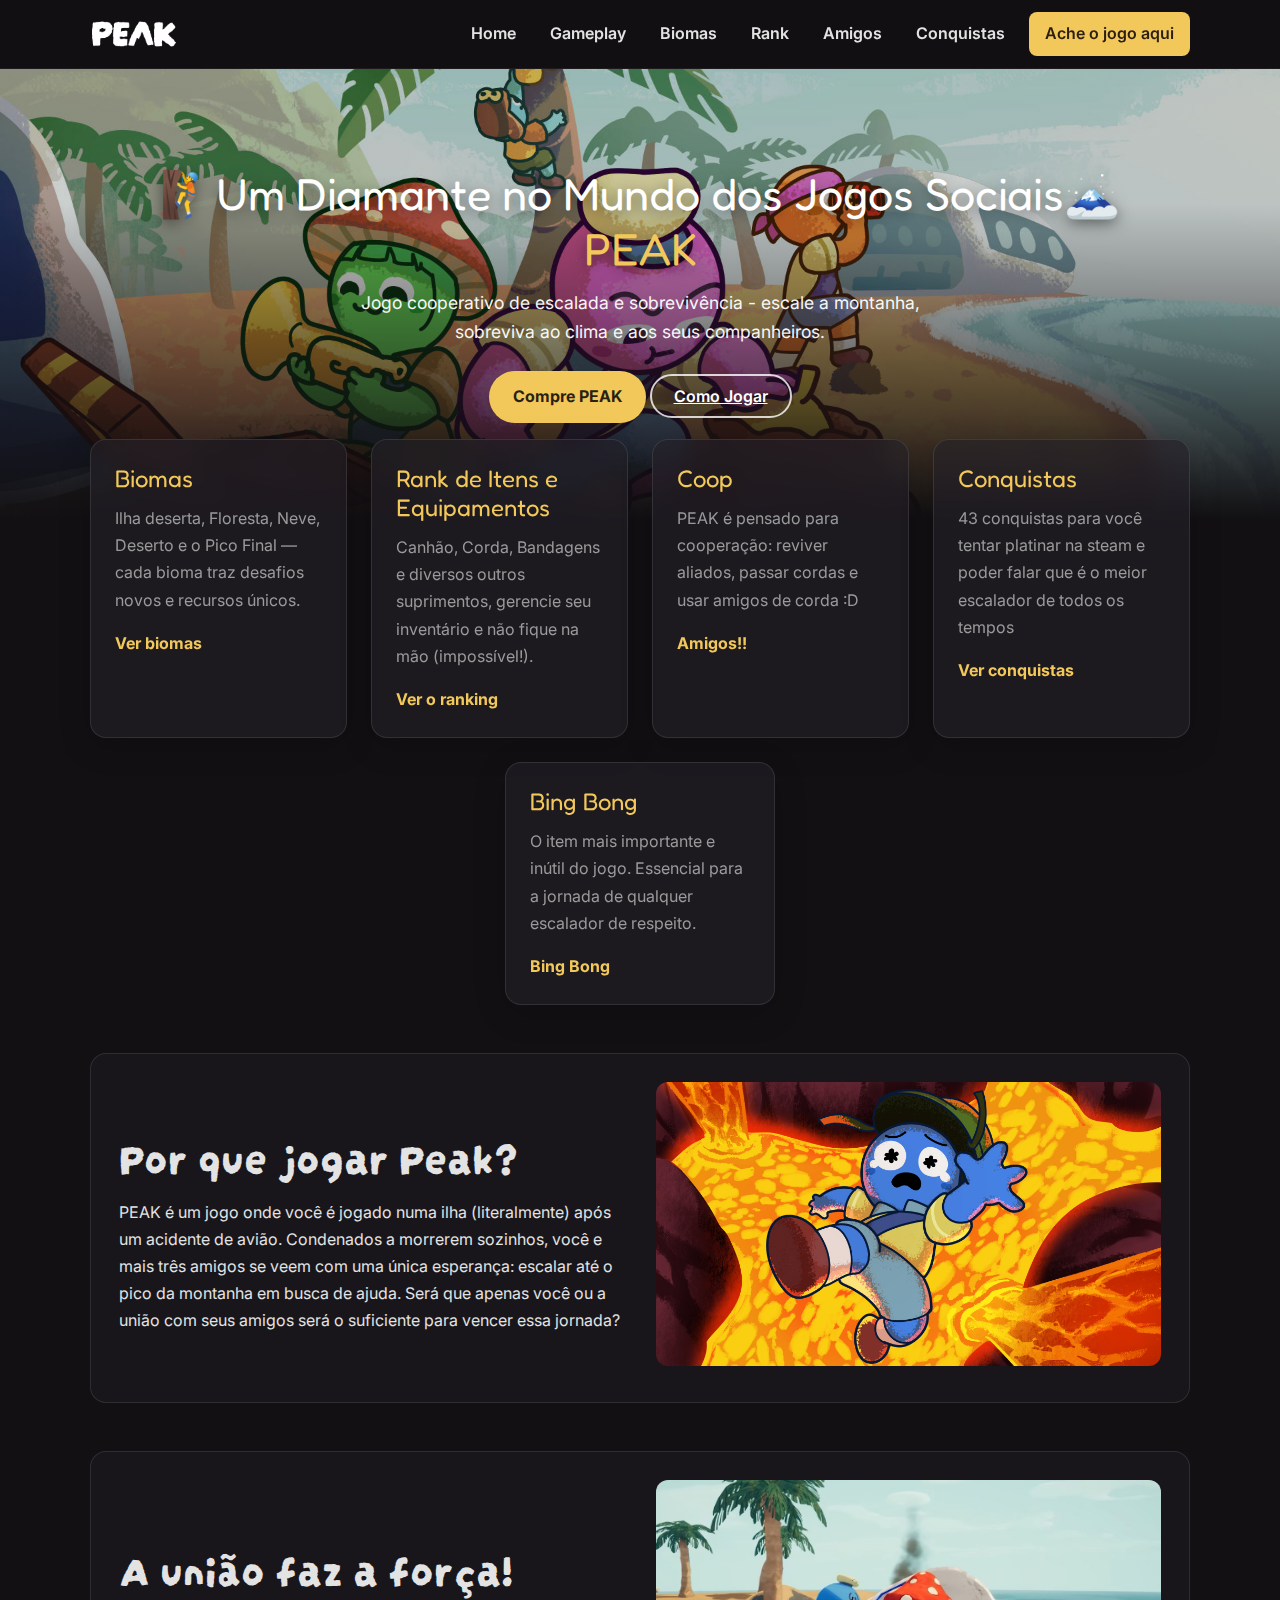
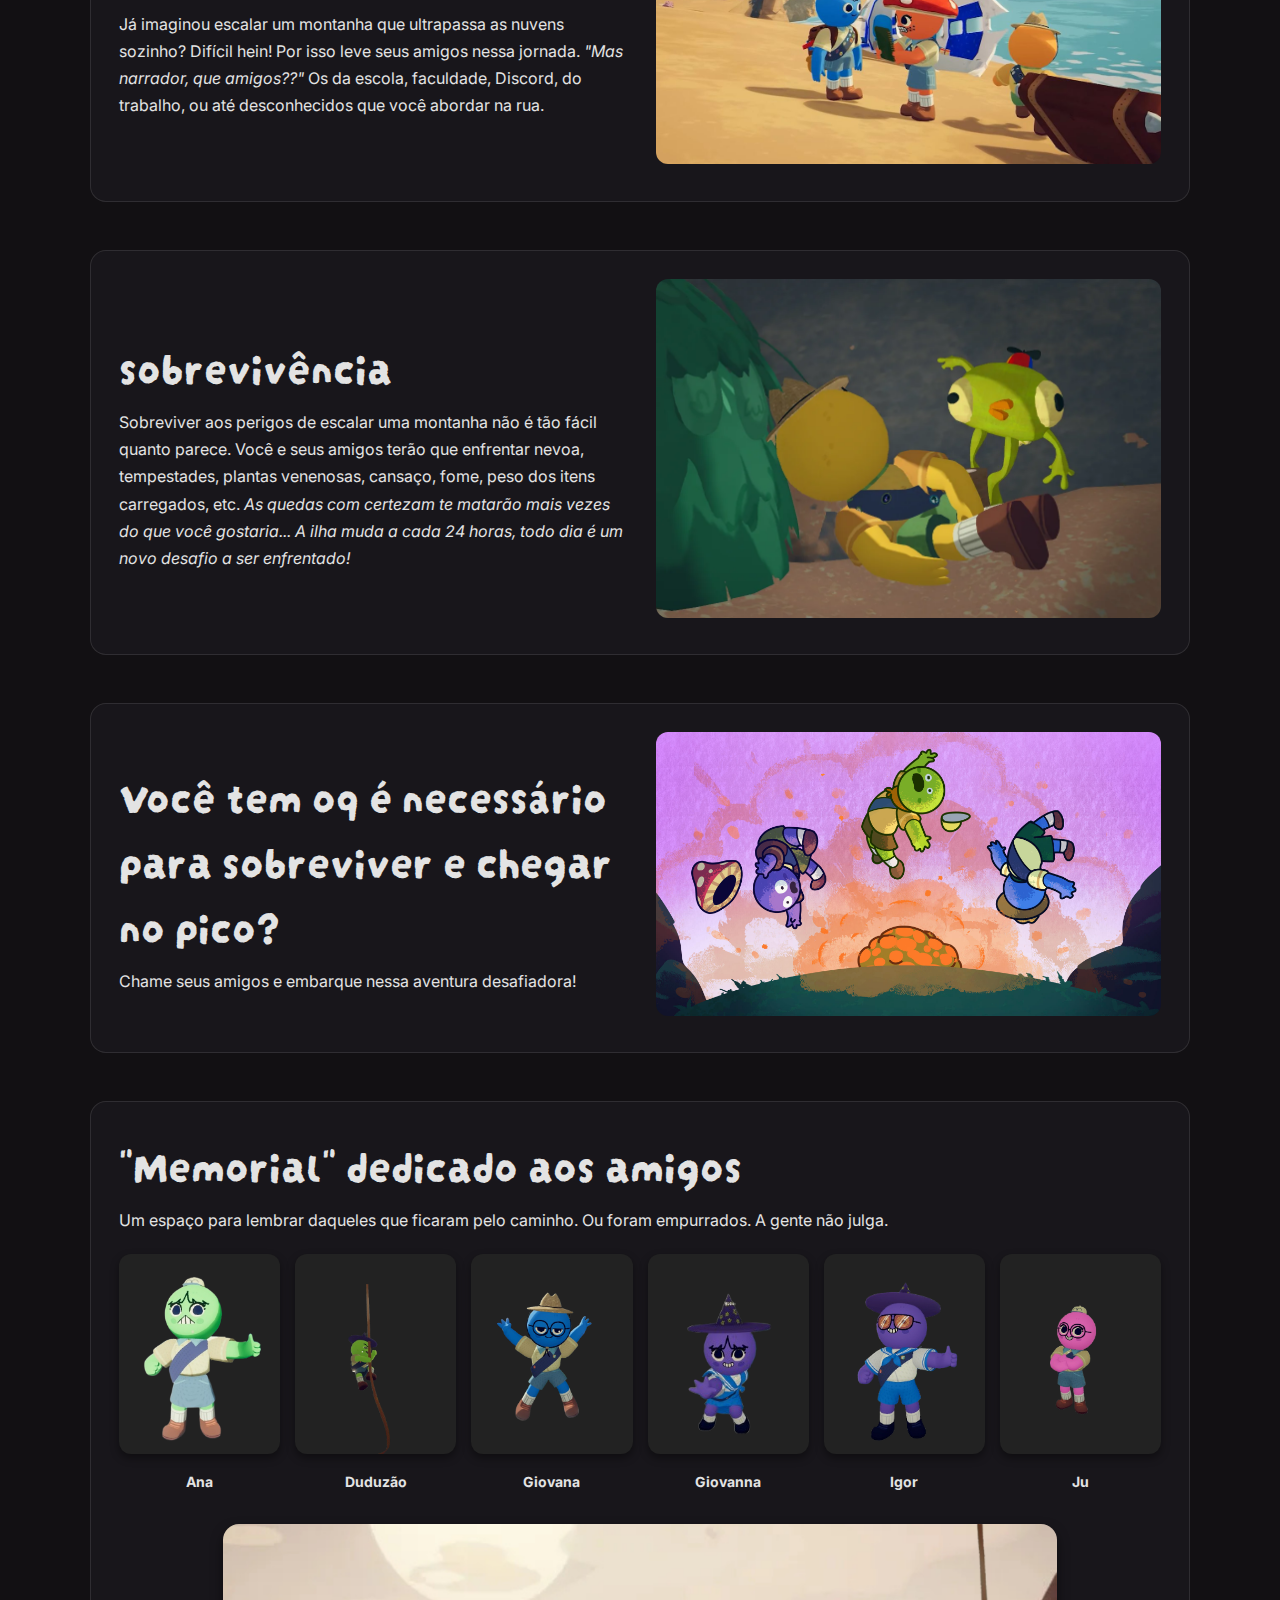
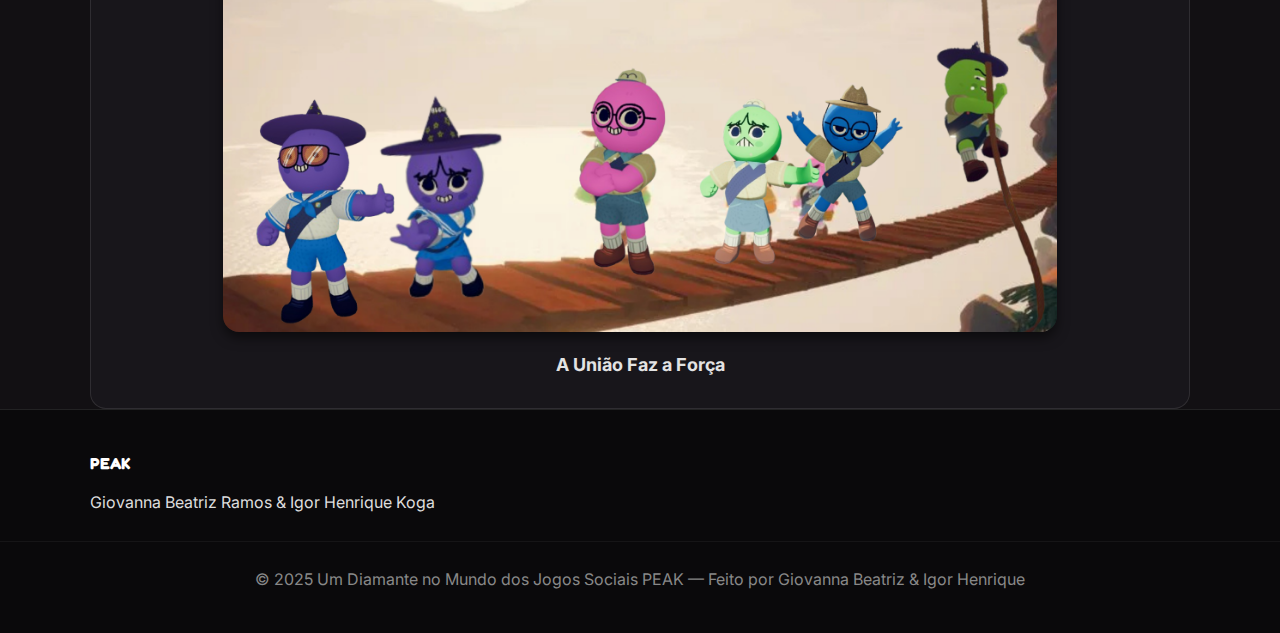
<file: index.html>
<!DOCTYPE html>
<html lang="pt-BR">
<head>
  <meta charset="utf-8" />
  <meta name="viewport" content="width=device-width,initial-scale=1" />
  <title>PEAK</title>
  <link href="https://fonts.googleapis.com/css2?family=Fredoka+One&family=Inter:wght@300;400;600;700&display=swap" rel="stylesheet">
  <link rel="stylesheet" href="CSS/style.css">

  <link rel="preconnect" href="https://fonts.googleapis.com">
  <link rel="preconnect" href="https://fonts.gstatic.com" crossorigin>
  <link href="https://fonts.googleapis.com/css2?family=Darumadrop+One&display=swap" rel="stylesheet">

<body>
  <header class="site-header">
    <div class="container header-inner">
      <a class="brand" href="index.html">
        <img src="Figuras/logo.jpg" alt="Peak logo" class="brand-img">
      </a>
      <label for="nav-toggle" class="nav-toggle-label" aria-hidden="true"><span></span></label>
      <nav class="site-nav">
        <ul>
          <li><a href="index.html">Home</a></li>
          <li><a href="paginas/gameplay.html">Gameplay</a></li>
          <li><a href="paginas/bioma.html">Biomas</a></li>
          <li><a href="paginas/rank.html">Rank</a></li>
          <li><a href="paginas/amigos.html">Amigos</a></li>
          <li><a href="paginas/conquistas.html">Conquistas</a></li>
          <li class="cta"><a href="https://store.steampowered.com/app/3527290/PEAK" class="btn-primary">Ache o jogo aqui</a></li>
        </ul>
      </nav>
    </div>
  </header>

  <section class="hero">
    <div class="hero-overlay"></div>
    <div class="hero-content container">
      <h1>🧗Um Diamante no Mundo dos Jogos Sociais🗻 <span>PEAK</span></h1>
      <p class="lead">Jogo cooperativo de escalada e sobrevivência - escale a montanha, sobreviva ao clima e aos seus companheiros.</p>
      <p class="hero-actions">
        <a href="https://store.steampowered.com/app/3527290/PEAK" class="btn-primary">Compre PEAK</a>
        <a href="paginas/gameplay.html" class="btn-ghost">Como Jogar</a>
      </p>
    </div>
  </section>

  <main>
    <div class="container">
      <section class="cards-grid">
        <article class="card">
          <h3>Biomas</h3>
          <p>Ilha deserta, Floresta, Neve, Deserto e o Pico Final — cada bioma traz desafios novos e recursos únicos.</p>
          <a href="paginas/bioma.html" class="link-more">Ver biomas</a>
        </article>
        <article class="card">
          <h3>Rank de Itens e Equipamentos</h3>
          <p>Canhão, Corda, Bandagens e diversos outros suprimentos, gerencie seu inventário e não fique na mão (impossível!).</p>
          <a href="paginas/rank.html" class="link-more">Ver o ranking</a>
        </article>
        <article class="card">
          <h3>Coop</h3>
          <p>PEAK é pensado para cooperação: reviver aliados, passar cordas e usar amigos de corda :D</p>
          <a href="paginas/amigos.html" class="link-more">Amigos!!</a>
        </article>
        <article class="card">
          <h3>Conquistas</h3>
          <p>43 conquistas para você tentar platinar na steam e poder falar que é o meior escalador de todos os tempos</p>
          <a href="paginas/conquistas.html" class="link-more">Ver conquistas</a>
        </article>
        <article class="card">
          <h3>Bing Bong</h3>
          <p>O item mais importante e inútil do jogo. Essencial para a jornada de qualquer escalador de respeito.</p>
          <a href="paginas/bingbong.html" class="link-more">Bing Bong</a>
        </article>
      </section>

      <section class="feature-box two-columns">
        <div class="text-content">
          <h2>Por que jogar Peak?</h2>
          <p>
            <p>PEAK é um jogo onde você é jogado numa ilha (literalmente) após um acidente de avião. Condenados a morrerem sozinhos, você e mais três amigos se veem com uma única esperança: escalar até o pico da montanha em busca de ajuda. Será que apenas você ou a união com seus amigos será o suficiente para vencer essa jornada?</p>
        </div>
        <div class="image-content">
          <img src="Figuras/pq.jpeg" alt="Falhou em Sobreviver" alt="Amigos no PEAK">
        </div>
      </section>

      <section class="feature-box two-columns">
        <div class="text-content">
          <h2>A união faz a força!</h2>
          <p>
            Já imaginou escalar um montanha que ultrapassa as nuvens sozinho? Difícil hein!
            Por isso leve seus amigos nessa jornada. <i>"Mas narrador, que amigos??"</i> 
            Os da escola, faculdade, Discord, do trabalho, ou até desconhecidos que você abordar na rua.
          </p>
        </div>
        <div class="image-content">
          <img src="Figuras/peak perdidin.png" alt="Amigos no PEAK">
        </div>
      </section>

      <section class="feature-box two-columns">
        <div class="text-content">
          <h2>sobrevivência</h2>
          <p>
            <p>Sobreviver aos perigos de escalar uma montanha não é tão fácil quanto parece.
                    Você e seus amigos terão que enfrentar nevoa, tempestades, plantas venenosas,
                     cansaço, fome, peso dos itens carregados, etc.
                     <i>As quedas com certezam te matarão mais vezes do que você gostaria...</i>
                     <i>A ilha muda a cada 24 horas, todo dia é um novo desafio a ser enfrentado!</i>
          </p>
        </div>
        <div class="image-content">
          <img src="Figuras/Bing-Bong.png" alt="Falhou em Sobreviver" alt="Amigos no PEAK">
        </div>
      </section>

      <section class="feature-box two-columns">
        <div class="text-content">
          <h2>Você tem oq é necessário para sobreviver e chegar no pico?</h2>
          <p>
            <p>Chame seus amigos e embarque nessa aventura desafiadora!</p>
        </div>
        <div class="image-content">
          <img src="Figuras/bum.jpeg" alt="Falhou em Sobreviver" alt="Amigos no PEAK">
        </div>
      </section>

      <section class="feature-box memorial">
        <div class="text-content">
          <h2>"Memorial" dedicado aos amigos</h2>
          <p>Um espaço para lembrar daqueles que ficaram pelo caminho. Ou foram empurrados. A gente não julga.</p>
        </div>

            <div class="friends-grid">
              <div class="friend">
                <img src="Figuras/Ana.png" alt="Ana">
                <p>Ana</p>
              </div>
              <div class="friend">
                <img src="Figuras/dudu.png" alt="Duduzão">
                <p>Duduzão</p>
              </div>
              <div class="friend">
                <img src="Figuras/Gi.png" alt="Giovana">
                <p>Giovana</p>
              </div>
              <div class="friend">
                <img src="Figuras/Eu.png" alt="Giovanna">
                <p>Giovanna</p>
              </div>
              <div class="friend">
                <img src="Figuras/Igor.png" alt="Igor">
                <p>Igor</p>
              </div>
              <div class="friend">
                <img src="Figuras/Ju.png" alt="Ju">
                <p>Ju</p>
              </div>
            </div>

            <div class="all-together">
              <img src="Figuras/todos.png" alt="Todos os amigos juntos">
              <p class="caption">A União Faz a Força</p>
            </div>
    </section>

    </div>
  </main>

  <footer class="site-footer">
    <div class="container footer-inner">
      <div class="footer-col"><h4>PEAK</h4><p>Giovanna Beatriz Ramos & Igor Henrique Koga</p></div>
    </div>
    <div class="copyright">© 2025 Um Diamante no Mundo dos Jogos Sociais PEAK — Feito por Giovanna Beatriz & Igor Henrique</div>
  </footer>
</body>
</html>
</file>
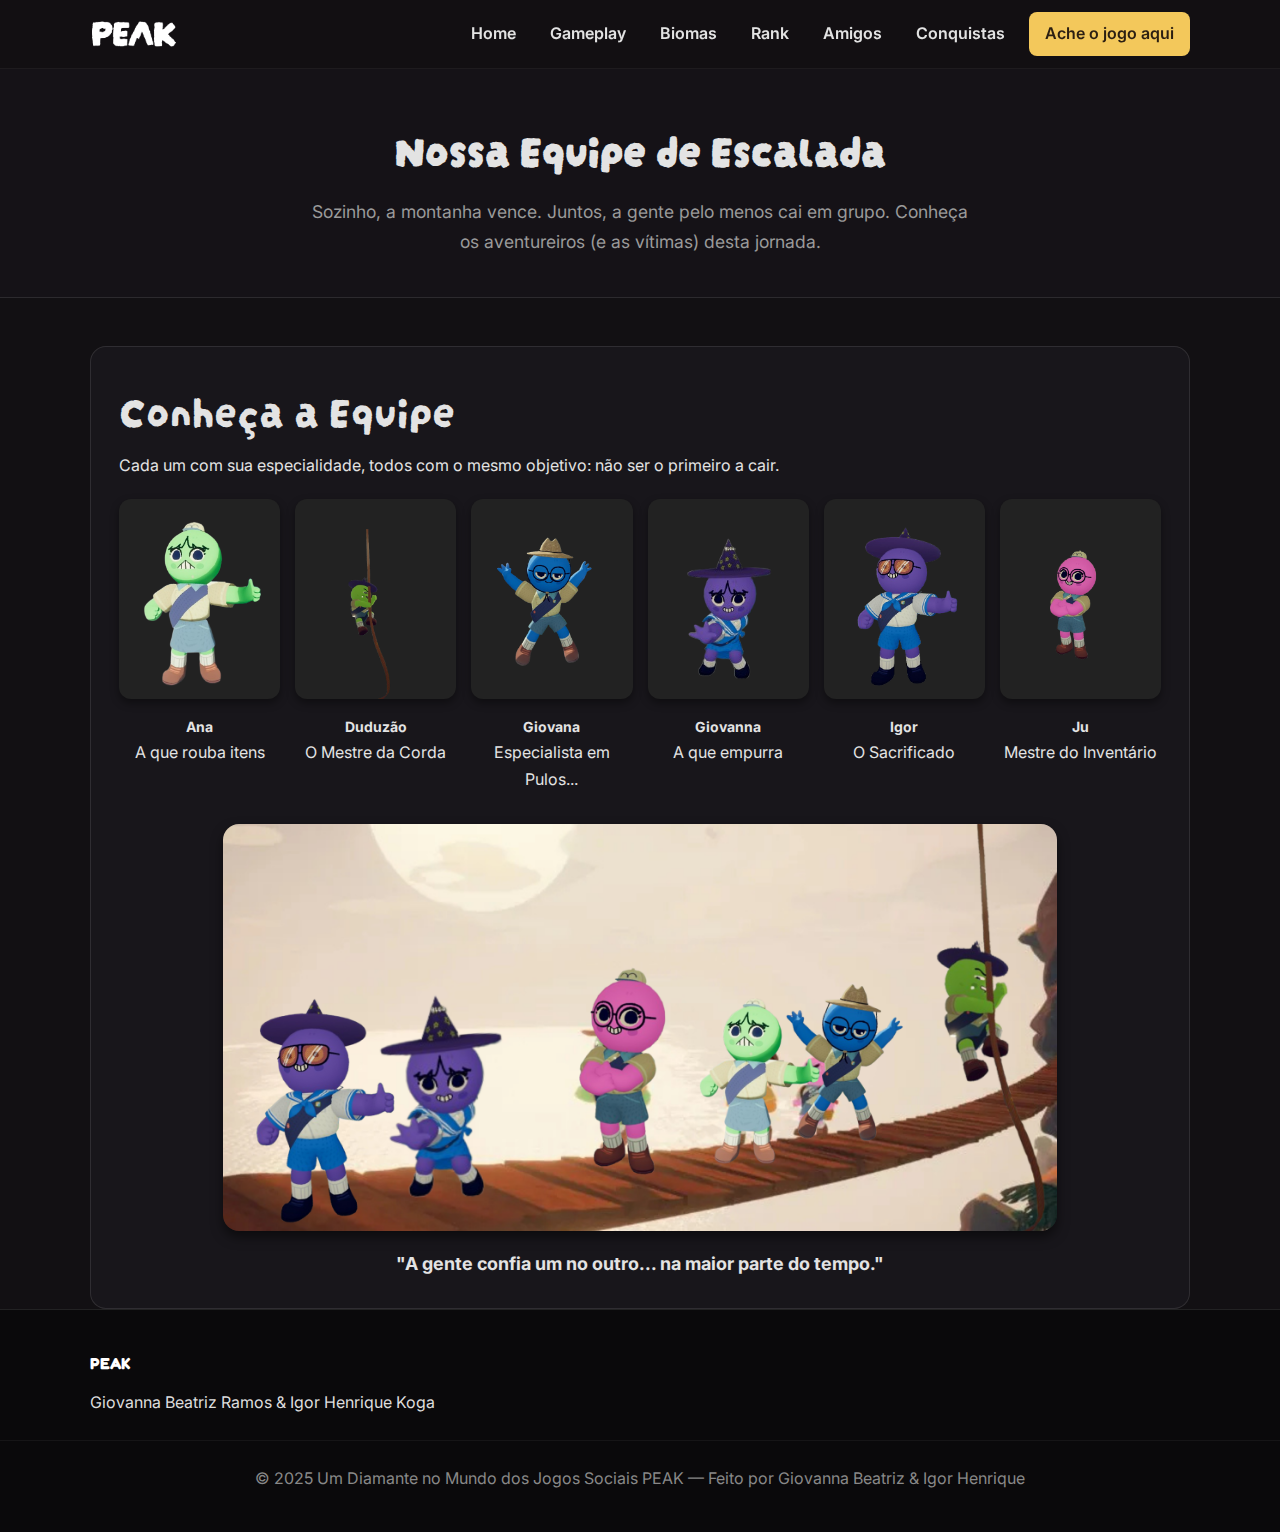
<file: paginas/amigos.html>
<!DOCTYPE html>
<html lang="pt-BR">
<head>
  <meta charset="utf-8">
  <meta name="viewport" content="width=device-width,initial-scale=1">
  <title>Nossa Equipe — PEAK</title>
  <link href="https://fonts.googleapis.com/css2?family=Darumadrop+One&family=Fredoka+One&family=Inter:wght@300;400;600;700&display=swap" rel="stylesheet">
  <link rel="stylesheet" href="../CSS/style.css">
</head>
<body>
  <header class="site-header">
    <div class="container header-inner">
      <a class="brand" href="../index.html"><img src="../Figuras/logo.jpg" alt="Peak logo" class="brand-img"></a>
      <nav class="site-nav">
        <ul>
          <li><a href="../index.html">Home</a></li>
          <li><a href="gameplay.html">Gameplay</a></li>
          <li><a href="bioma.html">Biomas</a></li>
          <li><a href="rank.html">Rank</a></li>
          <li><a href="amigos.html">Amigos</a></li>
          <li><a href="conquistas.html">Conquistas</a></li>
          <li class="cta"><a href="https://store.steampowered.com/app/3527290/PEAK" class="btn-primary">Ache o jogo aqui</a></li>
        </ul>
      </nav>
    </div>
  </header>

  <section class="page-hero">
    <h1>Nossa Equipe de Escalada</h1>
    <p>Sozinho, a montanha vence. Juntos, a gente pelo menos cai em grupo. Conheça os aventureiros (e as vítimas) desta jornada.</p>
  </section>

  <main>
    <div class="container">

      <section class="feature-box memorial">
        <div class="text-content">
          <h2>Conheça a Equipe</h2>
          <p>Cada um com sua especialidade, todos com o mesmo objetivo: não ser o primeiro a cair.</p>
        </div>
        
        <div class="friends-grid">
          <div class="friend">
            <img src="../Figuras/Ana.png" alt="Ana">
            <p>Ana</p>
            <span class="friend-role">A que rouba itens</span>
          </div>
          <div class="friend">
            <img src="../Figuras/dudu.png" alt="Duduzão">
            <p>Duduzão</p>
            <span class="friend-role">O Mestre da Corda</span>
          </div>
          <div class="friend">
            <img src="../Figuras/Gi.png" alt="Giovana">
            <p>Giovana</p>
            <span class="friend-role">Especialista em Pulos...</span>
          </div>
          <div class="friend">
            <img src="../Figuras/Eu.png" alt="Giovanna">
            <p>Giovanna</p>
            <span class="friend-role">A que empurra</span>
          </div>
          <div class="friend">
            <img src="../Figuras/Igor.png" alt="Igor">
            <p>Igor</p>
            <span class="friend-role">O Sacrificado</span>
          </div>
          <div class="friend">
            <img src="../Figuras/Ju.png" alt="Ju">
            <p>Ju</p>
            <span class="friend-role">Mestre do Inventário</span>
          </div>
        </div>
        
        <div class="all-together">
          <img src="../Figuras/todos.png" alt="Todos os amigos juntos">
          <p class="caption">"A gente confia um no outro... na maior parte do tempo."</p>
        </div>
      </section>

    </div>
  </main>

  <footer class="site-footer">
    <div class="container footer-inner">
      <div class="footer-col"><h4>PEAK</h4><p>Giovanna Beatriz Ramos & Igor Henrique Koga</p></div>
    </div>
    <div class="copyright">© 2025 Um Diamante no Mundo dos Jogos Sociais PEAK — Feito por Giovanna Beatriz & Igor Henrique</div>
  </footer>
</body>
</html>
</file>
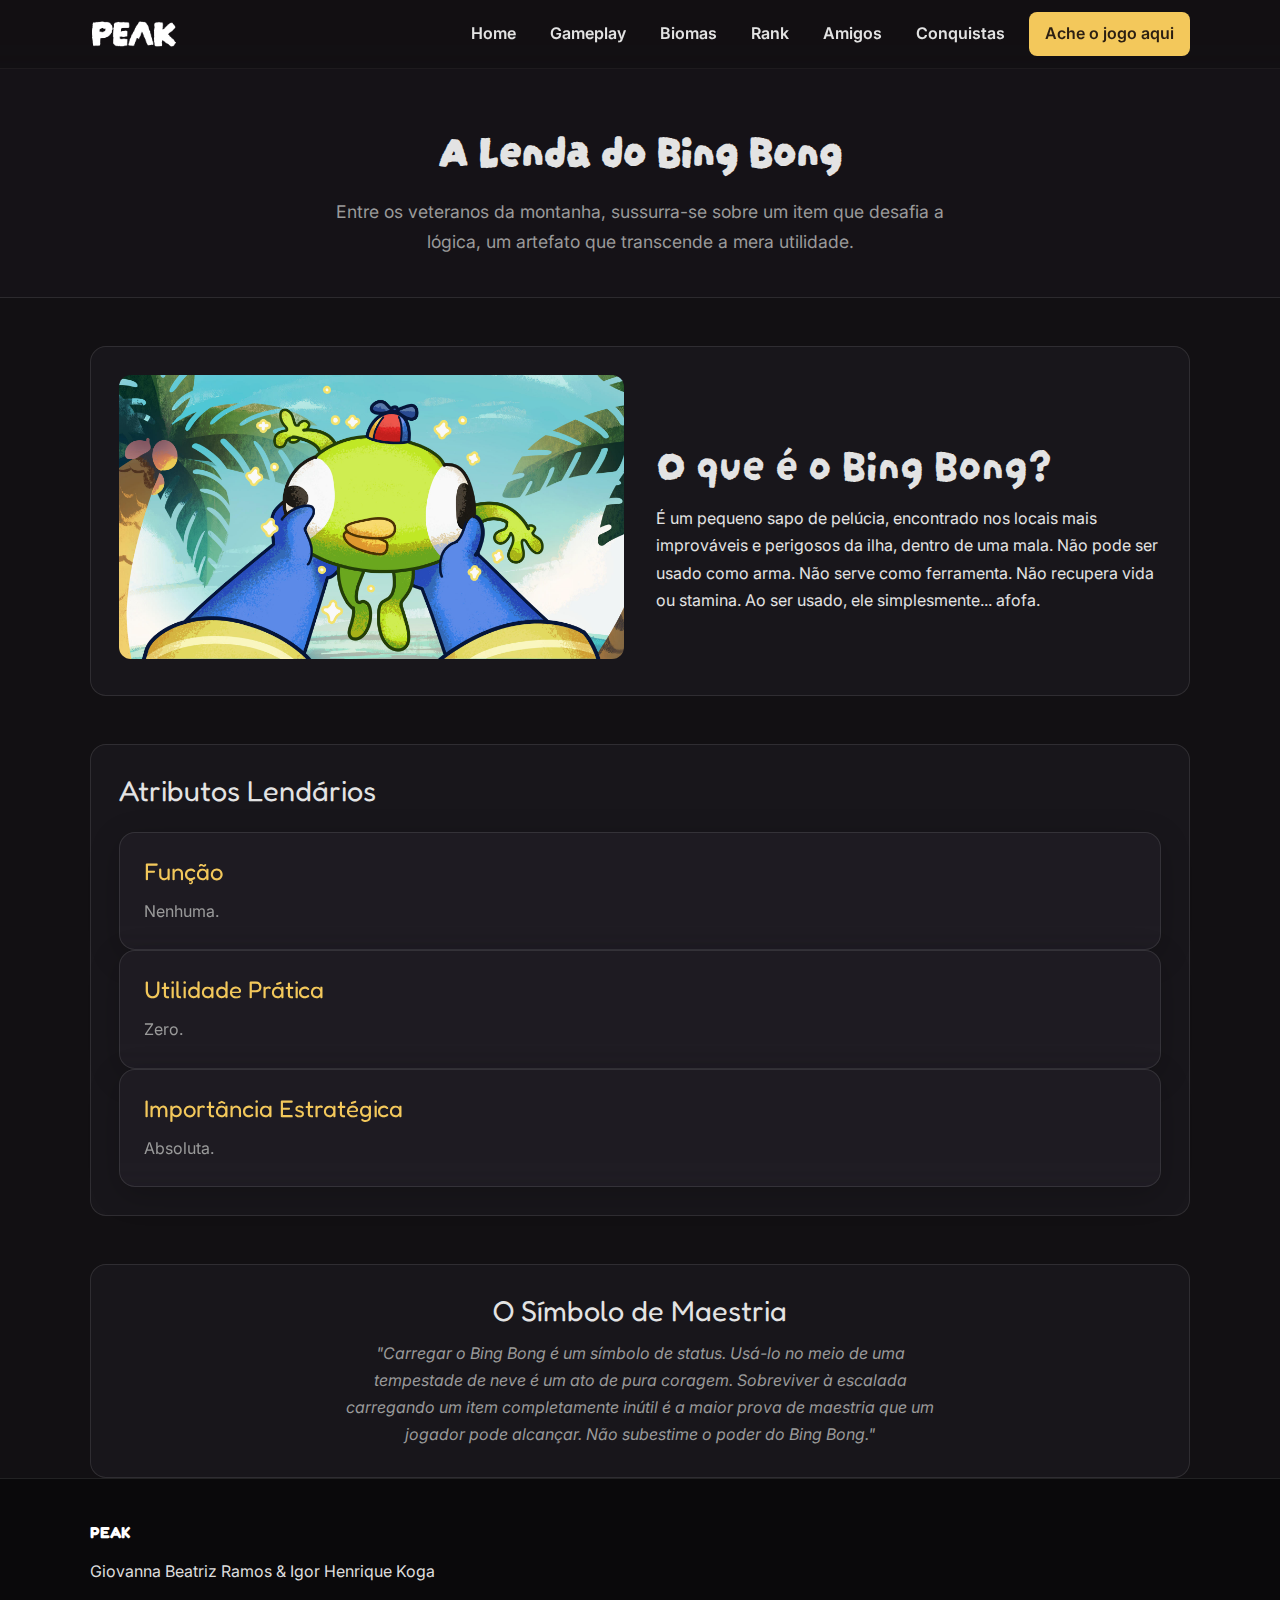
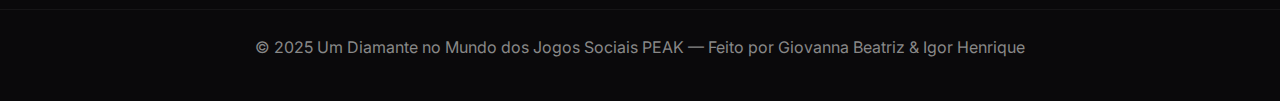
<file: paginas/bingbong.html>
<!DOCTYPE html>
<html lang="pt-BR">
<head>
  <meta charset="utf-8">
  <meta name="viewport" content="width=device-width,initial-scale=1">
  <title>A Lenda do Bing Bong — PEAK</title>
  <link href="https://fonts.googleapis.com/css2?family=Darumadrop+One&family=Fredoka+One&family=Inter:wght@300;400;600;700&display=swap" rel="stylesheet">
  <link rel="stylesheet" href="../CSS/style.css">
</head>
<body>
  <header class="site-header">
    <div class="container header-inner">
      <a class="brand" href="../index.html"><img src="../Figuras/logo.jpg" alt="Peak logo" class="brand-img"></a>
      <nav class="site-nav">
        <ul>
          <li><a href="../index.html">Home</a></li>
          <li><a href="gameplay.html">Gameplay</a></li>
          <li><a href="bioma.html">Biomas</a></li>
          <li><a href="rank.html">Rank</a></li>
          <li><a href="amigos.html">Amigos</a></li>
          <li><a href="conquistas.html">Conquistas</a></li>
          <li class="cta"><a href="https://store.steampowered.com/app/3527290/PEAK" class="btn-primary">Ache o jogo aqui</a></li>
        </ul>
      </nav>
    </div>
  </header>

  <section class="page-hero">
    <h1>A Lenda do Bing Bong</h1>
    <p>Entre os veteranos da montanha, sussurra-se sobre um item que desafia a lógica, um artefato que transcende a mera utilidade.</p>
  </section>

  <main>
    <div class="container">

      <section class="feature-box two-columns">
        <div class="image-content">
          <img src="../Figuras/bingbing.jpeg" alt="O Lendário Bing Bong, um sapo de pelúcia">
        </div>
        <div class="text-content">
          <h2>O que é o Bing Bong?</h2>
          <p>É um pequeno sapo de pelúcia, encontrado nos locais mais improváveis e perigosos da ilha, dentro de uma mala. Não pode ser usado como arma. Não serve como ferramenta. Não recupera vida ou stamina. Ao ser usado, ele simplesmente... afofa.</p>
        </div>
      </section>

      <section class="feature-box">
        <h2>Atributos Lendários</h2>
        <div class="mechanics-grid" style="grid-template-columns: repeat(auto-fit, minmax(200px, 1fr)); margin-top: 24px;">
          <article class="card">
            <h3>Função</h3>
            <p>Nenhuma.</p>
          </article>
          <article class="card">
            <h3>Utilidade Prática</h3>
            <p>Zero.</p>
          </article>
          <article class="card">
            <h3>Importância Estratégica</h3>
            <p>Absoluta.</p>
          </article>
        </div>
      </section>

      <section class="feature-box" style="text-align: center;">
        <h2>O Símbolo de Maestria</h2>
        <p style="max-width: 60ch; margin: 0 auto; color: var(--text-muted); font-style: italic;">
          "Carregar o Bing Bong é um símbolo de status. Usá-lo no meio de uma tempestade de neve é um ato de pura coragem. Sobreviver à escalada carregando um item completamente inútil é a maior prova de maestria que um jogador pode alcançar. Não subestime o poder do Bing Bong."
        </p>
      </section>

    </div>
  </main>

<footer class="site-footer">
    <div class="container footer-inner">
      <div class="footer-col"><h4>PEAK</h4><p>Giovanna Beatriz Ramos & Igor Henrique Koga</p></div>
    </div>
    <div class="copyright">© 2025 Um Diamante no Mundo dos Jogos Sociais PEAK — Feito por Giovanna Beatriz & Igor Henrique</div>
  </footer>
</body>
</html>
</file>
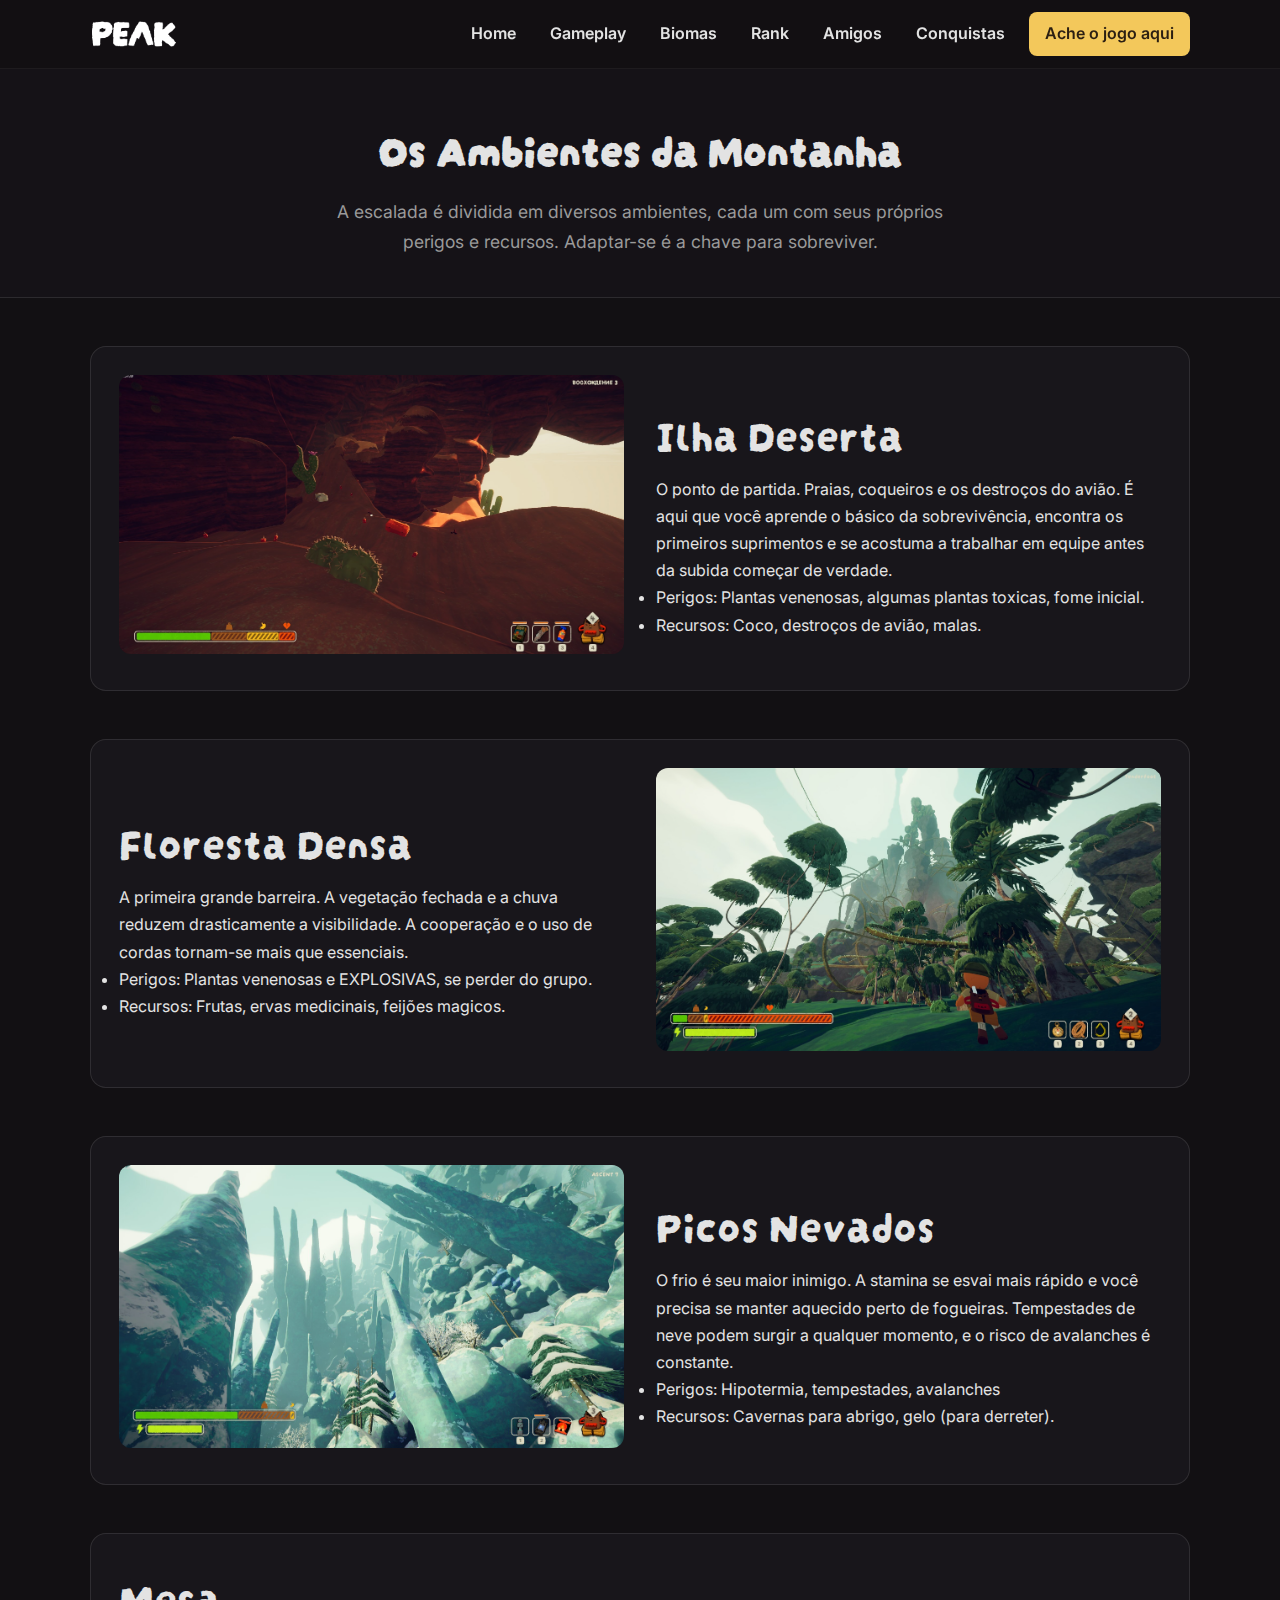
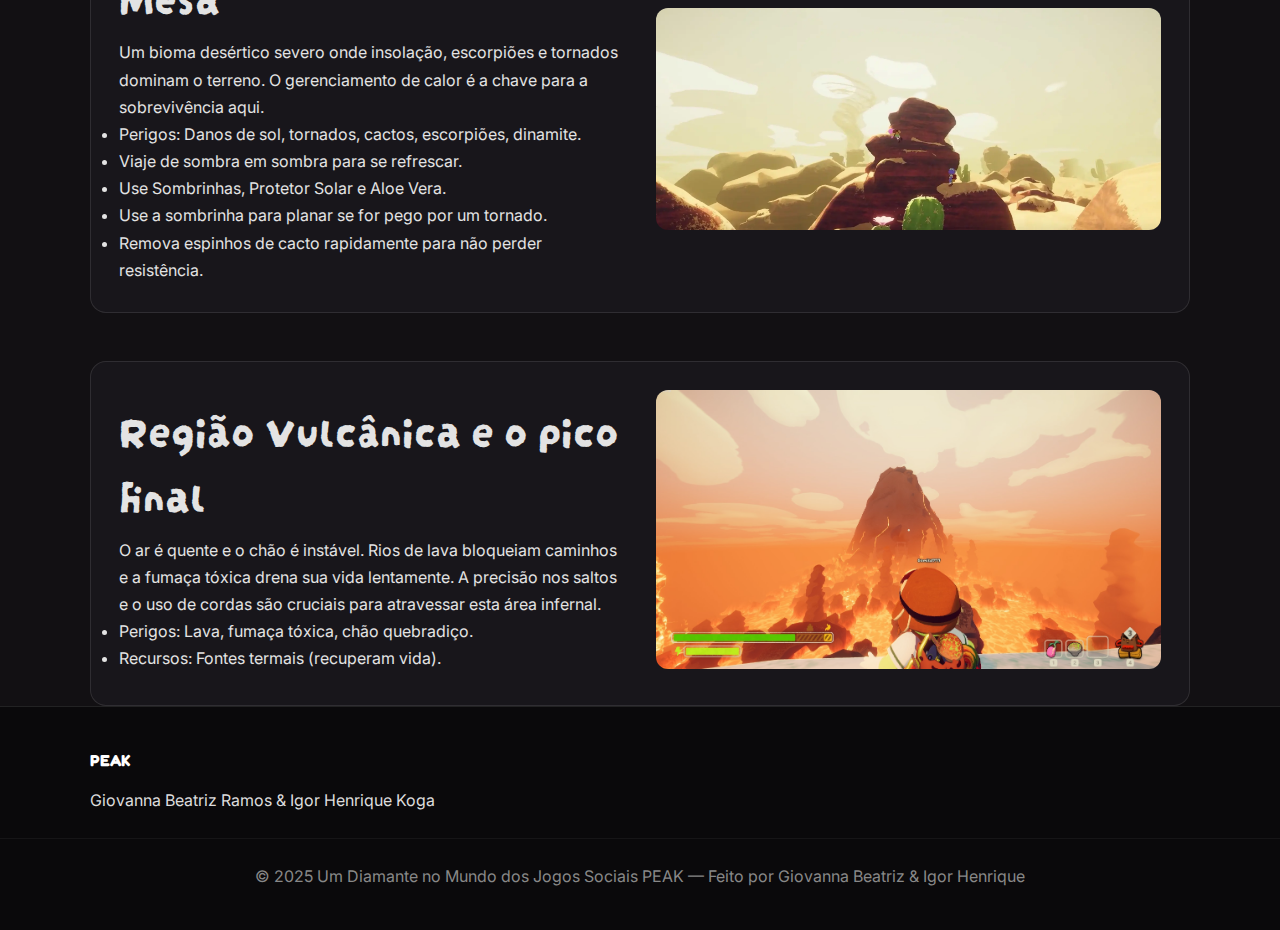
<file: paginas/bioma.html>
<!DOCTYPE html>
<html lang="pt-BR">
<head>
  <meta charset="utf-8">
  <meta name="viewport" content="width=device-width,initial-scale=1">
  <title>Biomas — PEAK</title>
  <link href="https://fonts.googleapis.com/css2?family=Darumadrop+One&family=Fredoka+One&family=Inter:wght@300;400;600;700&display=swap" rel="stylesheet">
  <link rel="stylesheet" href="../CSS/style.css">
</head>
<body>
  <header class="site-header">
    <div class="container header-inner">
      <a class="brand" href="../index.html"><img src="../Figuras/logo.jpg" alt="Peak logo" class="brand-img"></a>
      <nav class="site-nav">
        <ul>
          <li><a href="../index.html">Home</a></li>
          <li><a href="gameplay.html">Gameplay</a></li>
          <li><a href="bioma.html">Biomas</a></li>
          <li><a href="rank.html">Rank</a></li>
          <li><a href="amigos.html">Amigos</a></li>
          <li><a href="conquistas.html">Conquistas</a></li>
          <li class="cta"><a href="https://store.steampowered.com/app/3527290/PEAK" class="btn-primary">Ache o jogo aqui</a></li>
        </ul>
      </nav>
    </div>
  </header>

  <section class="page-hero">
    <h1>Os Ambientes da Montanha</h1>
    <p>A escalada é dividida em diversos ambientes, cada um com seus próprios perigos e recursos. Adaptar-se é a chave para sobreviver.</p>
  </section>

  <main>
    <div class="container">

      <section class="feature-box two-columns">
        <div class="image-content">
          <img src="../Figuras/praia.png" alt="Ilha Deserta com destroços de avião">
        </div>
        <div class="text-content">
          <h2>Ilha Deserta</h2>
          <p>O ponto de partida. Praias, coqueiros e os destroços do avião. É aqui que você aprende o básico da sobrevivência, encontra os primeiros suprimentos e se acostuma a trabalhar em equipe antes da subida começar de verdade.</p>
          <ul class="biome-details">
            <li class="danger">Perigos: Plantas venenosas, algumas plantas toxicas, fome inicial.</li>
            <li class="resource">Recursos: Coco, destroços de avião, malas.</li>
          </ul>
        </div>
      </section>

      <section class="feature-box two-columns reverse">
        <div class="image-content">
          <img src="../Figuras/floresta.png" alt="Floresta chuvosa">
        </div>
        <div class="text-content">
          <h2>Floresta Densa</h2>
          <p>A primeira grande barreira. A vegetação fechada e a chuva reduzem drasticamente a visibilidade. A cooperação e o uso de cordas tornam-se mais que essenciais.</p>
          <ul class="biome-details">
            <li class="danger">Perigos: Plantas venenosas e EXPLOSIVAS, se perder do grupo.</li>
            <li class="resource">Recursos: Frutas, ervas medicinais, feijões magicos.</li>
          </ul>
        </div>
      </section>

      <section class="feature-box two-columns">
        <div class="image-content">
          <img src="../Figuras/gelo.png" alt="Montanhas com neve e tempestade">
        </div>
        <div class="text-content">
          <h2>Picos Nevados</h2>
          <p>O frio é seu maior inimigo. A stamina se esvai mais rápido e você precisa se manter aquecido perto de fogueiras. Tempestades de neve podem surgir a qualquer momento, e o risco de avalanches é constante.</p>
          <ul class="biome-details">
            <li class="danger">Perigos: Hipotermia, tempestades, avalanches</li>
            <li class="resource">Recursos: Cavernas para abrigo, gelo (para derreter).</li>
          </ul>
        </div>
      </section>

      <section class="feature-box two-columns reverse">
        <div class="image-content">
          <img src="../Figuras/mesa.jpg" alt="Bioma de Mesa desértico com cactos">
        </div>
        <div class="text-content">
          <h2>Mesa</h2>
          <p>Um bioma desértico severo onde insolação, escorpiões e tornados dominam o terreno. O gerenciamento de calor é a chave para a sobrevivência aqui.</p>
          <ul class="biome-details">
            <li class="danger">Perigos: Danos de sol, tornados, cactos, escorpiões, dinamite.</li>
            <li class="survival">Viaje de sombra em sombra para se refrescar.</li>
            <li class="survival">Use Sombrinhas, Protetor Solar e Aloe Vera.</li>
            <li class="survival">Use a sombrinha para planar se for pego por um tornado.</li>
            <li class="survival">Remova espinhos de cacto rapidamente para não perder resistência.</li>
          </ul>
        </div>
      </section>
      
      <section class="feature-box two-columns reverse">
        <div class="image-content">
          <img src="../Figuras/fogo.png" alt="Área com rios de lava">
        </div>
        <div class="text-content">
          <h2>Região Vulcânica e o pico final</h2>
          <p>O ar é quente e o chão é instável. Rios de lava bloqueiam caminhos e a fumaça tóxica drena sua vida lentamente. A precisão nos saltos e o uso de cordas são cruciais para atravessar esta área infernal.</p>
          <ul class="biome-details">
            <li class="danger">Perigos: Lava, fumaça tóxica, chão quebradiço.</li>
            <li class="resource">Recursos: Fontes termais (recuperam vida).</li>
          </ul>
        </div>
      </section>
    
      
    </div>
  </main>

  <footer class="site-footer">
    <div class="container footer-inner">
      <div class="footer-col"><h4>PEAK</h4><p>Giovanna Beatriz Ramos & Igor Henrique Koga</p></div>
    </div>
    <div class="copyright">© 2025 Um Diamante no Mundo dos Jogos Sociais PEAK — Feito por Giovanna Beatriz & Igor Henrique</div>
  </footer>
</body>
</html>
</file>
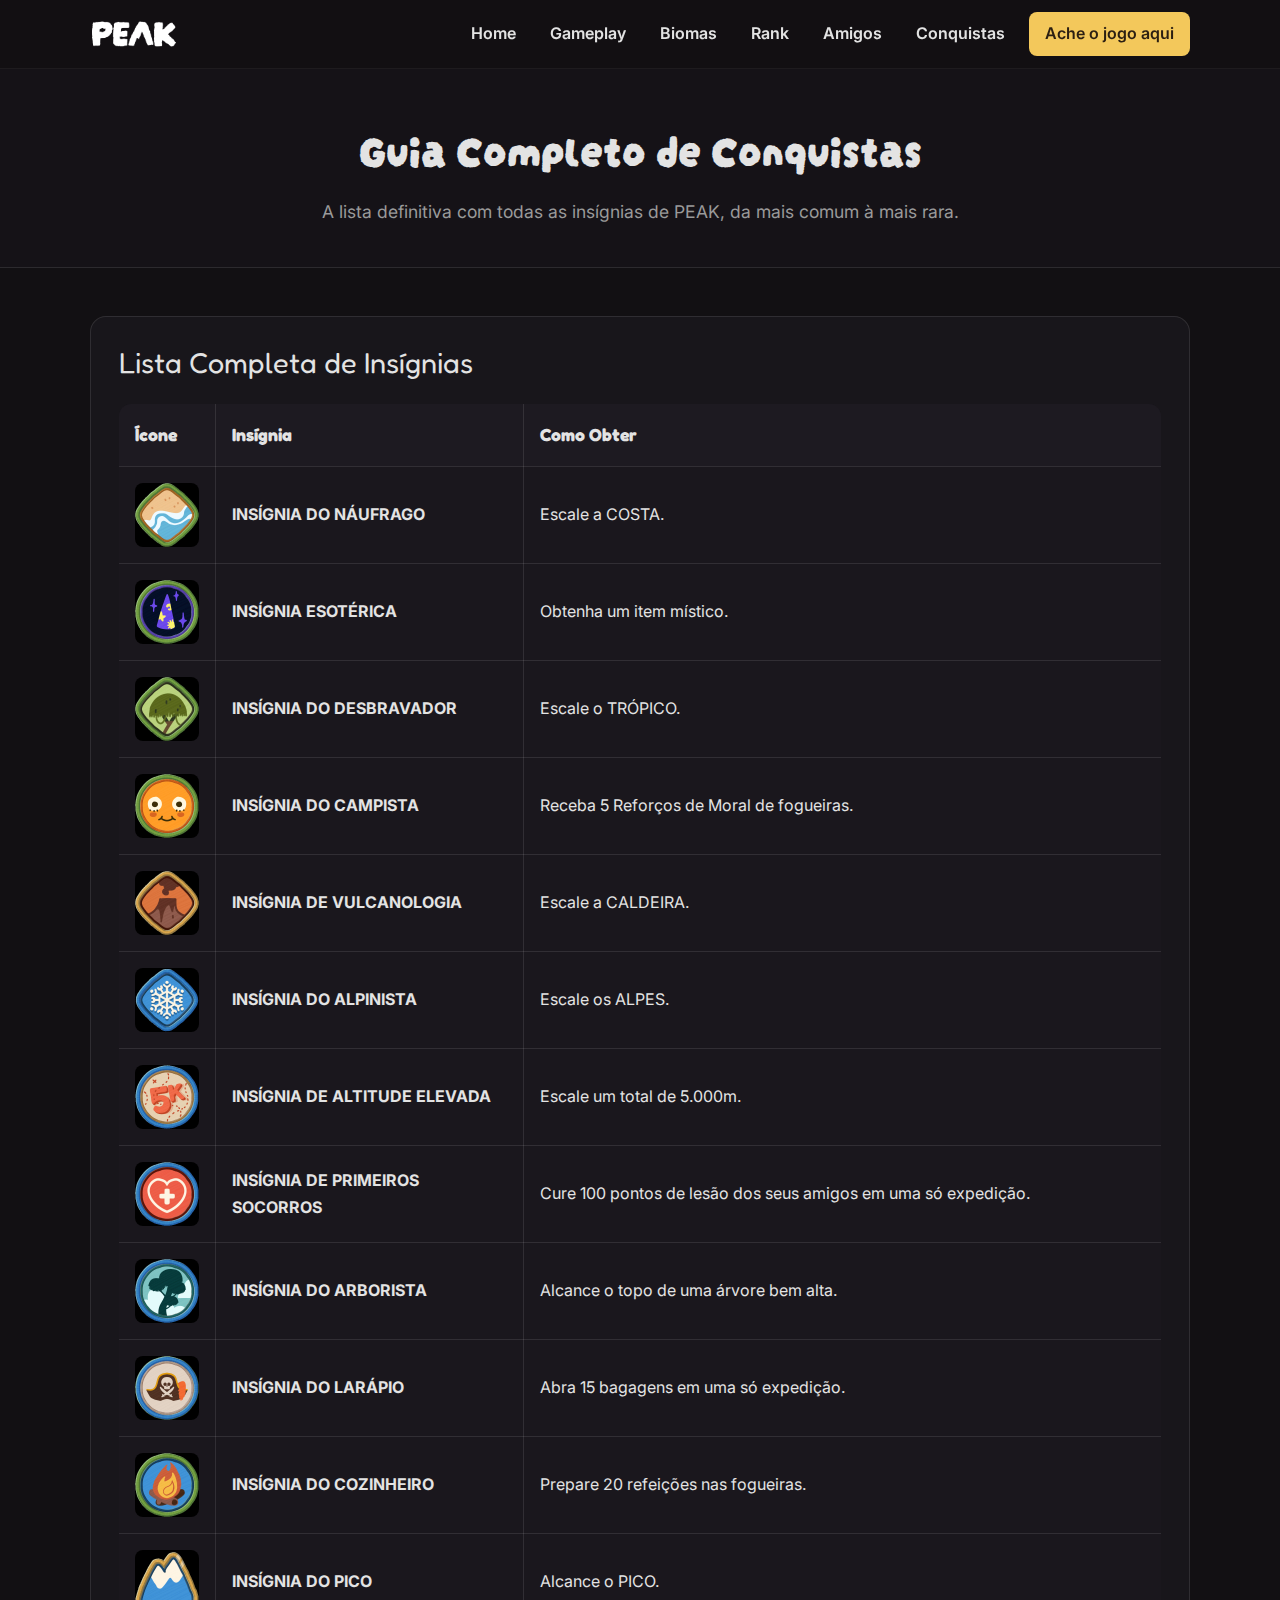
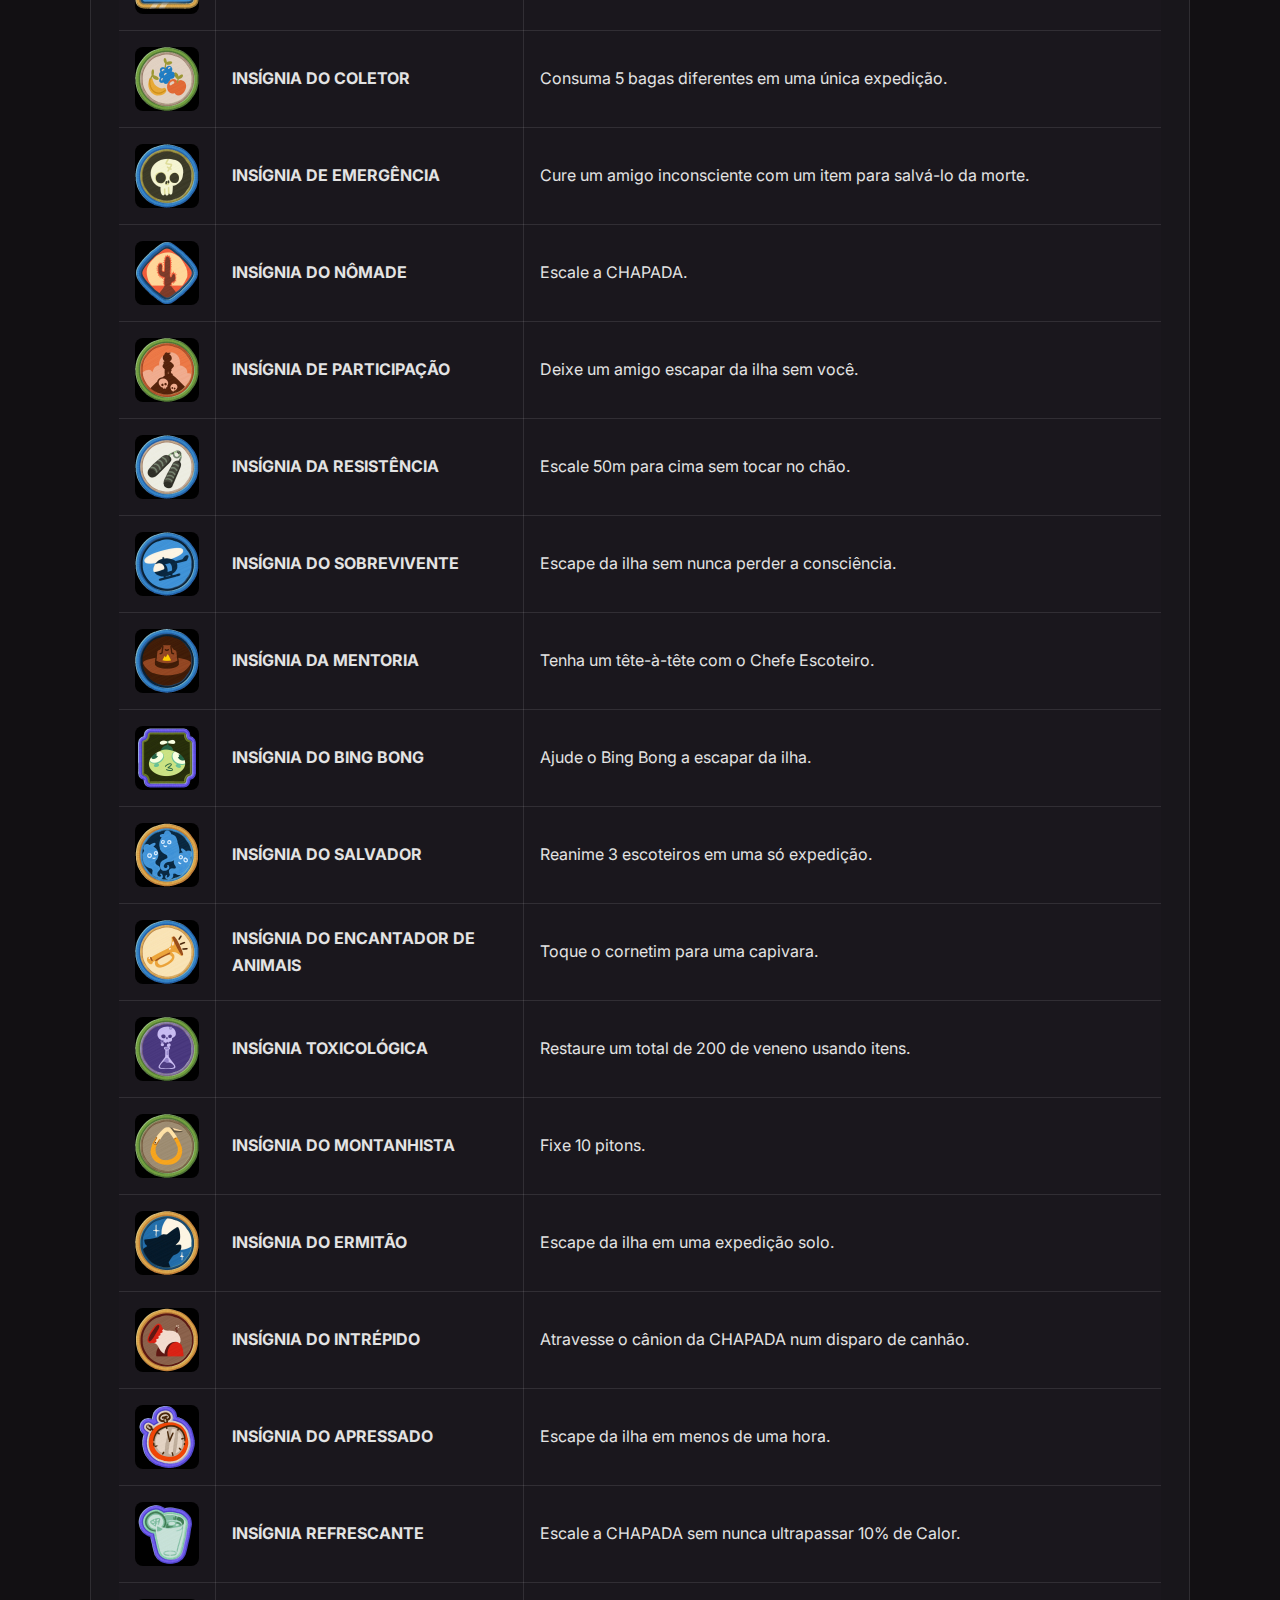
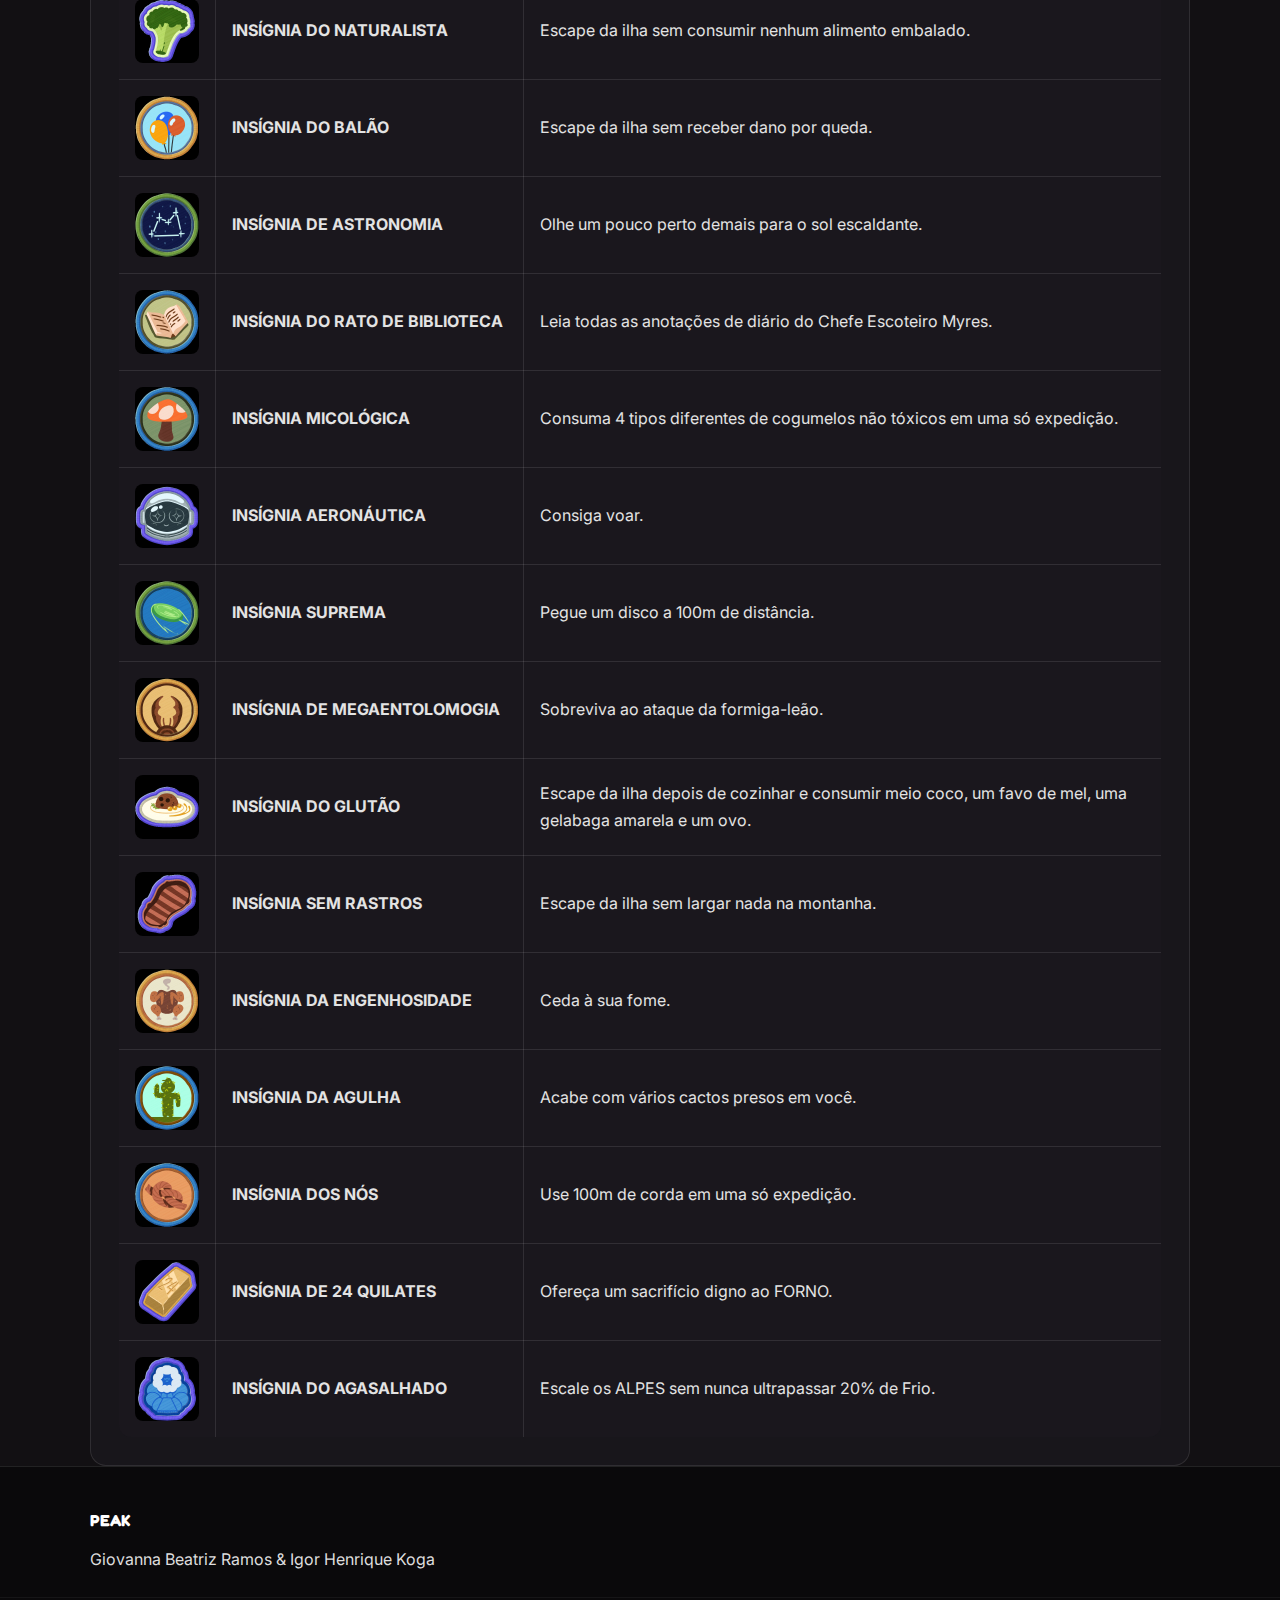
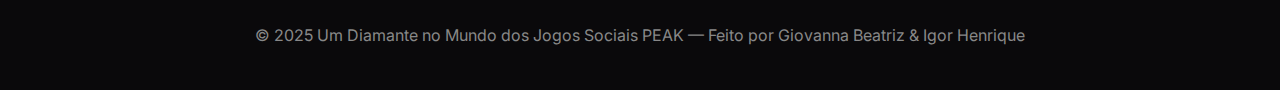
<file: paginas/conquistas.html>
<!DOCTYPE html>
<html lang="pt-BR">
<head>
  <meta charset="utf-8">
  <meta name="viewport" content="width=device-width,initial-scale=1">
  <title>Guia de Conquistas — PEAK</title>
  <link href="https://fonts.googleapis.com/css2?family=Darumadrop+One&family=Fredoka+One&family=Inter:wght@300;400;600;700&display=swap" rel="stylesheet">
  <link rel="stylesheet" href="../CSS/style.css">
</head>
<body>
  <header class="site-header">
    <div class="container header-inner">
      <a class="brand" href="../index.html"><img src="../Figuras/logo.jpg" alt="Peak logo" class="brand-img"></a>
      <nav class="site-nav">
        <ul>
          <li><a href="../index.html">Home</a></li>
          <li><a href="gameplay.html">Gameplay</a></li>
          <li><a href="bioma.html">Biomas</a></li>
          <li><a href="rank.html">Rank</a></li>
          <li><a href="amigos.html">Amigos</a></li>
          <li><a href="conquistas.html">Conquistas</a></li>
          <li class="cta"><a href="https://store.steampowered.com/app/3527290/PEAK" class="btn-primary">Ache o jogo aqui</a></li>
        </ul>
      </nav>
    </div>
  </header>

  <section class="page-hero">
    <h1>Guia Completo de Conquistas</h1>
    <p>A lista definitiva com todas as insígnias de PEAK, da mais comum à mais rara.</p>
  </section>

  <main>
    <div class="container">

      <section class="feature-box">
        <h2>Lista Completa de Insígnias</h2>
        <table class="rank-table">
          <thead>
            <tr>
              <th style="width: 80px;">Ícone</th>
              <th>Insígnia</th>
              <th>Como Obter</th>
            </tr>
          </thead>
          <tbody>
            <tr><td><img src="../conquistas/naufrago.jpg" alt="Insígnia do Náufrago" class="achievement-table-icon"></td><td><strong>INSÍGNIA DO NÁUFRAGO</strong></td><td>Escale a COSTA.</td></tr>
            <tr><td><img src="../conquistas/esoterica.jpg" alt="Insígnia Esotérica" class="achievement-table-icon"></td><td><strong>INSÍGNIA ESOTÉRICA</strong></td><td>Obtenha um item místico.</td></tr>
            <tr><td><img src="../conquistas/desbravador.jpg" alt="Insígnia do Desbravador" class="achievement-table-icon"></td><td><strong>INSÍGNIA DO DESBRAVADOR</strong></td><td>Escale o TRÓPICO.</td></tr>
            <tr><td><img src="../conquistas/campista.jpg" alt="Insígnia do Campista" class="achievement-table-icon"></td><td><strong>INSÍGNIA DO CAMPISTA</strong></td><td>Receba 5 Reforços de Moral de fogueiras.</td></tr>
            <tr><td><img src="../conquistas/vulcanologia.jpg" alt="Insígnia de Vulcanologia" class="achievement-table-icon"></td><td><strong>INSÍGNIA DE VULCANOLOGIA</strong></td><td>Escale a CALDEIRA.</td></tr>
            <tr><td><img src="../conquistas/alpinista.jpg" alt="Insígnia do Alpinista" class="achievement-table-icon"></td><td><strong>INSÍGNIA DO ALPINISTA</strong></td><td>Escale os ALPES.</td></tr>
            <tr><td><img src="../conquistas/elevada.jpg" alt="Insígnia de Altitude Elevada" class="achievement-table-icon"></td><td><strong>INSÍGNIA DE ALTITUDE ELEVADA</strong></td><td>Escale um total de 5.000m.</td></tr>
            <tr><td><img src="../conquistas/socorros.jpg" alt="Insígnia de Primeiros Socorros" class="achievement-table-icon"></td><td><strong>INSÍGNIA DE PRIMEIROS SOCORROS</strong></td><td>Cure 100 pontos de lesão dos seus amigos em uma só expedição.</td></tr>
            <tr><td><img src="../conquistas/arborista.jpg" alt="Insígnia do Arborista" class="achievement-table-icon"></td><td><strong>INSÍGNIA DO ARBORISTA</strong></td><td>Alcance o topo de uma árvore bem alta.</td></tr>
            <tr><td><img src="../conquistas/larapio.jpg" alt="Insígnia do Larápio" class="achievement-table-icon"></td><td><strong>INSÍGNIA DO LARÁPIO</strong></td><td>Abra 15 bagagens em uma só expedição.</td></tr>
            <tr><td><img src="../conquistas/cozinheiro.jpg" alt="Insígnia do Cozinheiro" class="achievement-table-icon"></td><td><strong>INSÍGNIA DO COZINHEIRO</strong></td><td>Prepare 20 refeições nas fogueiras.</td></tr>
            <tr><td><img src="../conquistas/pico.jpg" alt="Insígnia do Pico" class="achievement-table-icon"></td><td><strong>INSÍGNIA DO PICO</strong></td><td>Alcance o PICO.</td></tr>
            <tr><td><img src="../conquistas/coletor.jpg" alt="Insígnia do Coletor" class="achievement-table-icon"></td><td><strong>INSÍGNIA DO COLETOR</strong></td><td>Consuma 5 bagas diferentes em uma única expedição.</td></tr>
            <tr><td><img src="../conquistas/emergencia.jpg" alt="Insígnia de Emergência" class="achievement-table-icon"></td><td><strong>INSÍGNIA DE EMERGÊNCIA</strong></td><td>Cure um amigo inconsciente com um item para salvá-lo da morte.</td></tr>
            <tr><td><img src="../conquistas/nomade.jpg" alt="Insígnia do Nômade" class="achievement-table-icon"></td><td><strong>INSÍGNIA DO NÔMADE</strong></td><td>Escale a CHAPADA.</td></tr>
            <tr><td><img src="../conquistas/participacao.jpg" alt="Insígnia de Participação" class="achievement-table-icon"></td><td><strong>INSÍGNIA DE PARTICIPAÇÃO</strong></td><td>Deixe um amigo escapar da ilha sem você.</td></tr>
            <tr><td><img src="../conquistas/resistencia.jpg" alt="Insígnia da Resistência" class="achievement-table-icon"></td><td><strong>INSÍGNIA DA RESISTÊNCIA</strong></td><td>Escale 50m para cima sem tocar no chão.</td></tr>
            <tr><td><img src="../conquistas/sobrevivente.jpg" alt="Insígnia do Sobrevivente" class="achievement-table-icon"></td><td><strong>INSÍGNIA DO SOBREVIVENTE</strong></td><td>Escape da ilha sem nunca perder a consciência.</td></tr>
            <tr><td><img src="../conquistas/mentoria.jpg" alt="Insígnia da Mentoria" class="achievement-table-icon"></td><td><strong>INSÍGNIA DA MENTORIA</strong></td><td>Tenha um tête-à-tête com o Chefe Escoteiro.</td></tr>
            <tr><td><img src="../conquistas/bing bong.jpg" alt="Insígnia do Bing Bong" class="achievement-table-icon"></td><td><strong>INSÍGNIA DO BING BONG</strong></td><td>Ajude o Bing Bong a escapar da ilha.</td></tr>
            <tr><td><img src="../conquistas/salvador.jpg" alt="Insígnia do Salvador" class="achievement-table-icon"></td><td><strong>INSÍGNIA DO SALVADOR</strong></td><td>Reanime 3 escoteiros em uma só expedição.</td></tr>
            <tr><td><img src="../conquistas/animais.jpg" alt="Insígnia do Encantador de Animais" class="achievement-table-icon"></td><td><strong>INSÍGNIA DO ENCANTADOR DE ANIMAIS</strong></td><td>Toque o cornetim para uma capivara.</td></tr>
            <tr><td><img src="../conquistas/toxicologia.jpg" alt="Insígnia Toxicológica" class="achievement-table-icon"></td><td><strong>INSÍGNIA TOXICOLÓGICA</strong></td><td>Restaure um total de 200 de veneno usando itens.</td></tr>
            <tr><td><img src="../conquistas/montanhista.jpg" alt="Insígnia do Montanhista" class="achievement-table-icon"></td><td><strong>INSÍGNIA DO MONTANHISTA</strong></td><td>Fixe 10 pitons.</td></tr>
            <tr><td><img src="../conquistas/ermitao.jpg" alt="Insígnia do Ermitão" class="achievement-table-icon"></td><td><strong>INSÍGNIA DO ERMITÃO</strong></td><td>Escape da ilha em uma expedição solo.</td></tr>
            <tr><td><img src="../conquistas/intrepido.jpg" alt="Insígnia do Intrépido" class="achievement-table-icon"></td><td><strong>INSÍGNIA DO INTRÉPIDO</strong></td><td>Atravesse o cânion da CHAPADA num disparo de canhão.</td></tr>
            <tr><td><img src="../conquistas/apressado.jpg" alt="Insígnia do Apressado" class="achievement-table-icon"></td><td><strong>INSÍGNIA DO APRESSADO</strong></td><td>Escape da ilha em menos de uma hora.</td></tr>
            <tr><td><img src="../conquistas/refrescante.jpg" alt="Insígnia Refrescante" class="achievement-table-icon"></td><td><strong>INSÍGNIA REFRESCANTE</strong></td><td>Escale a CHAPADA sem nunca ultrapassar 10% de Calor.</td></tr>
            <tr><td><img src="../conquistas/naturalista.jpg" alt="Insígnia do Naturalista" class="achievement-table-icon"></td><td><strong>INSÍGNIA DO NATURALISTA</strong></td><td>Escape da ilha sem consumir nenhum alimento embalado.</td></tr>
            <tr><td><img src="../conquistas/balao.jpg" alt="Insígnia do Balão" class="achievement-table-icon"></td><td><strong>INSÍGNIA DO BALÃO</strong></td><td>Escape da ilha sem receber dano por queda.</td></tr>
            <tr><td><img src="../conquistas/astronomia.jpg" alt="Insígnia de Astronomia" class="achievement-table-icon"></td><td><strong>INSÍGNIA DE ASTRONOMIA</strong></td><td>Olhe um pouco perto demais para o sol escaldante.</td></tr>
            <tr><td><img src="../conquistas/biblioteca.jpg" alt="Insígnia do Rato de Biblioteca" class="achievement-table-icon"></td><td><strong>INSÍGNIA DO RATO DE BIBLIOTECA</strong></td><td>Leia todas as anotações de diário do Chefe Escoteiro Myres.</td></tr>
            <tr><td><img src="../conquistas/micologia.jpg" alt="Insígnia Micológica" class="achievement-table-icon"></td><td><strong>INSÍGNIA MICOLÓGICA</strong></td><td>Consuma 4 tipos diferentes de cogumelos não tóxicos em uma só expedição.</td></tr>
            <tr><td><img src="../conquistas/aeronaltica.jpg" alt="Insígnia Aeronáutica" class="achievement-table-icon"></td><td><strong>INSÍGNIA AERONÁUTICA</strong></td><td>Consiga voar.</td></tr>
            <tr><td><img src="../conquistas/suprema.jpg" alt="Insígnia Suprema" class="achievement-table-icon"></td><td><strong>INSÍGNIA SUPREMA</strong></td><td>Pegue um disco a 100m de distância.</td></tr>
            <tr><td><img src="../conquistas/megaentolomogia.jpg" alt="Insígnia de Megaentolomogia" class="achievement-table-icon"></td><td><strong>INSÍGNIA DE MEGAENTOLOMOGIA</strong></td><td>Sobreviva ao ataque da formiga-leão.</td></tr>
            <tr><td><img src="../conquistas/glutao.jpg" alt="Insígnia do Glutão" class="achievement-table-icon"></td><td><strong>INSÍGNIA DO GLUTÃO</strong></td><td>Escape da ilha depois de cozinhar e consumir meio coco, um favo de mel, uma gelabaga amarela e um ovo.</td></tr>
            <tr><td><img src="../conquistas/rastros.jpg" alt="Insígnia Sem Rastros" class="achievement-table-icon"></td><td><strong>INSÍGNIA SEM RASTROS</strong></td><td>Escape da ilha sem largar nada na montanha.</td></tr>
            <tr><td><img src="../conquistas/engenhosidade.jpg" alt="Insígnia da Engenhosidade" class="achievement-table-icon"></td><td><strong>INSÍGNIA DA ENGENHOSIDADE</strong></td><td>Ceda à sua fome.</td></tr>
            <tr><td><img src="../conquistas/agulha.jpg" alt="Insígnia da Agulha" class="achievement-table-icon"></td><td><strong>INSÍGNIA DA AGULHA</strong></td><td>Acabe com vários cactos presos em você.</td></tr>
            <tr><td><img src="../conquistas/nos.jpg" alt="Insígnia dos Nós" class="achievement-table-icon"></td><td><strong>INSÍGNIA DOS NÓS</strong></td><td>Use 100m de corda em uma só expedição.</td></tr>
            <tr><td><img src="../conquistas/quilates.jpg" alt="Insígnia de 24 Quilates" class="achievement-table-icon"></td><td><strong>INSÍGNIA DE 24 QUILATES</strong></td><td>Ofereça um sacrifício digno ao FORNO.</td></tr>
            <tr><td><img src="../conquistas/agasalho.jpg" alt="Insígnia do Agasalhado" class="achievement-table-icon"></td><td><strong>INSÍGNIA DO AGASALHADO</strong></td><td>Escale os ALPES sem nunca ultrapassar 20% de Frio.</td></tr>
          </tbody>
        </table>
      </section>

    </div>
  </main>

  <footer class="site-footer">
      <div class="container footer-inner">
        <div class="footer-col"><h4>PEAK</h4><p>Giovanna Beatriz Ramos & Igor Henrique Koga</p></div>
      </div>
      <div class="copyright">© 2025 Um Diamante no Mundo dos Jogos Sociais PEAK — Feito por Giovanna Beatriz & Igor Henrique</div>
    </footer>
  </body>
  </html>
</file>
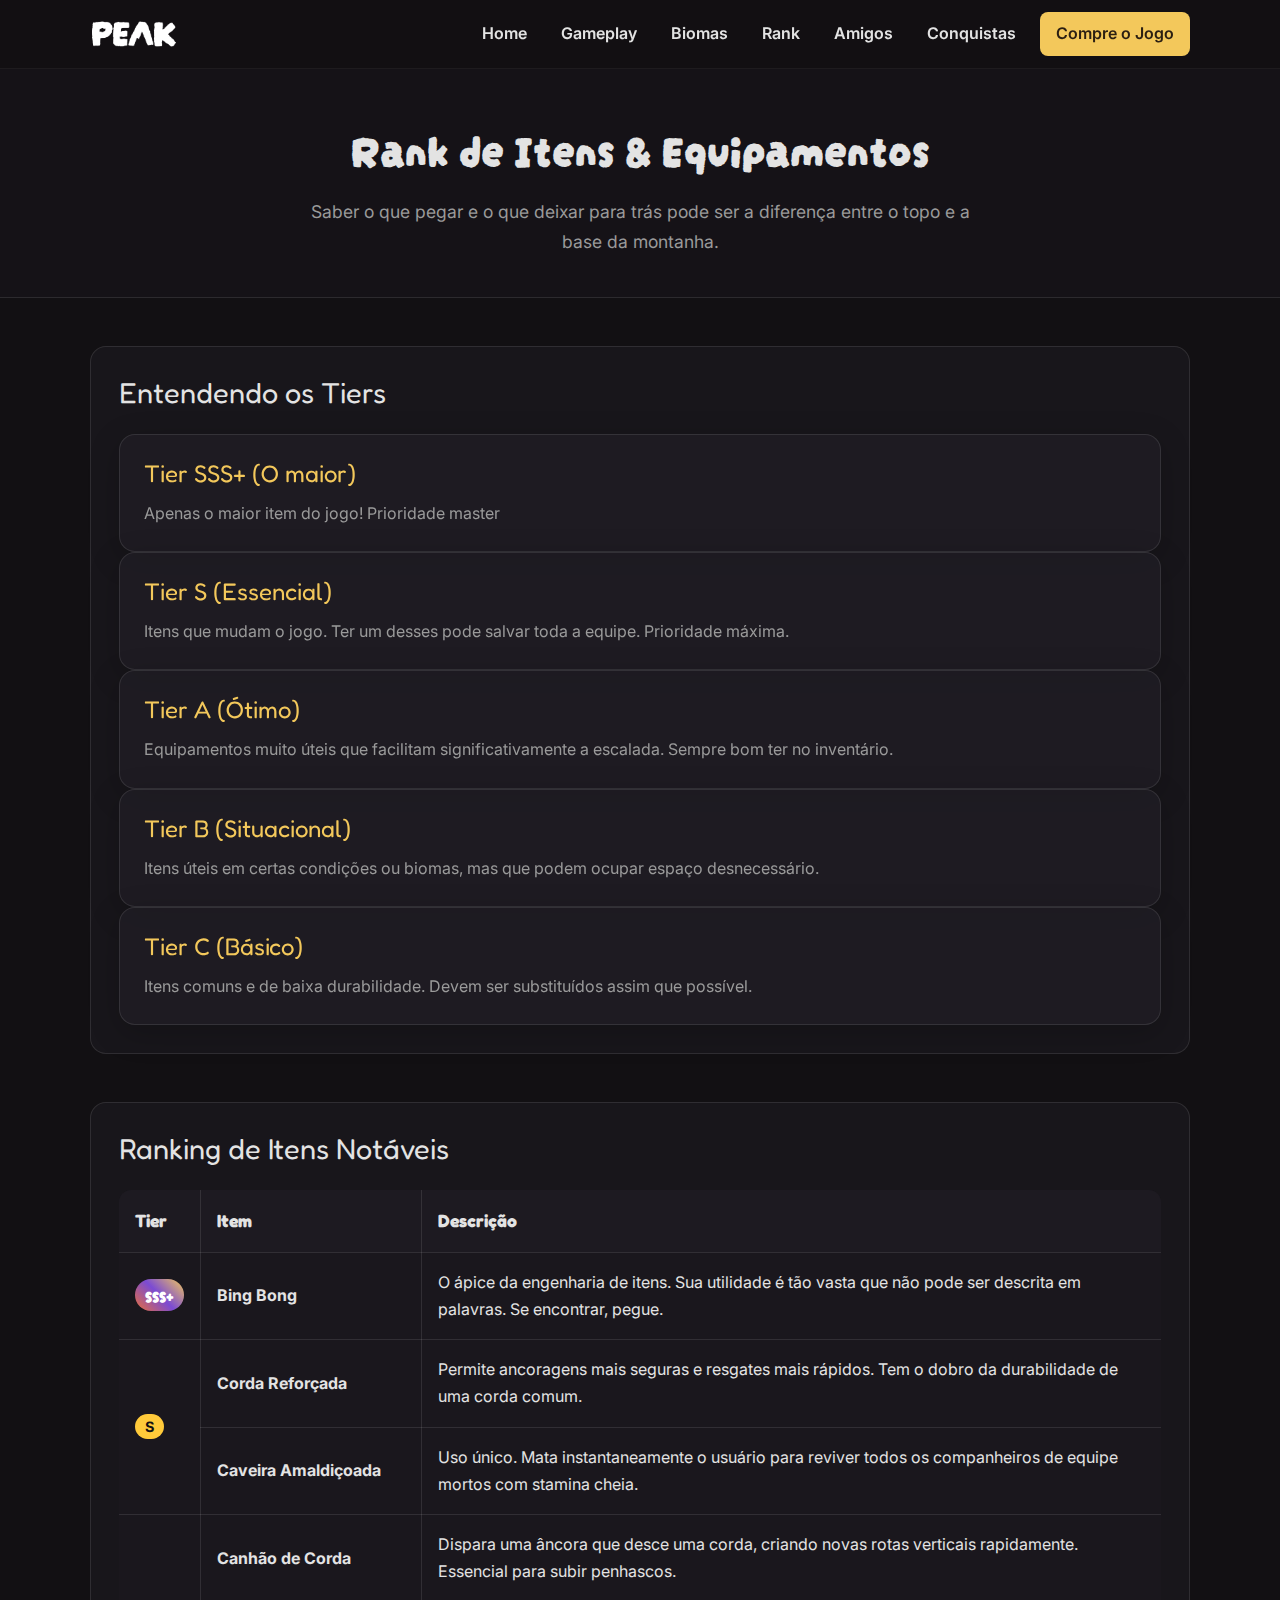
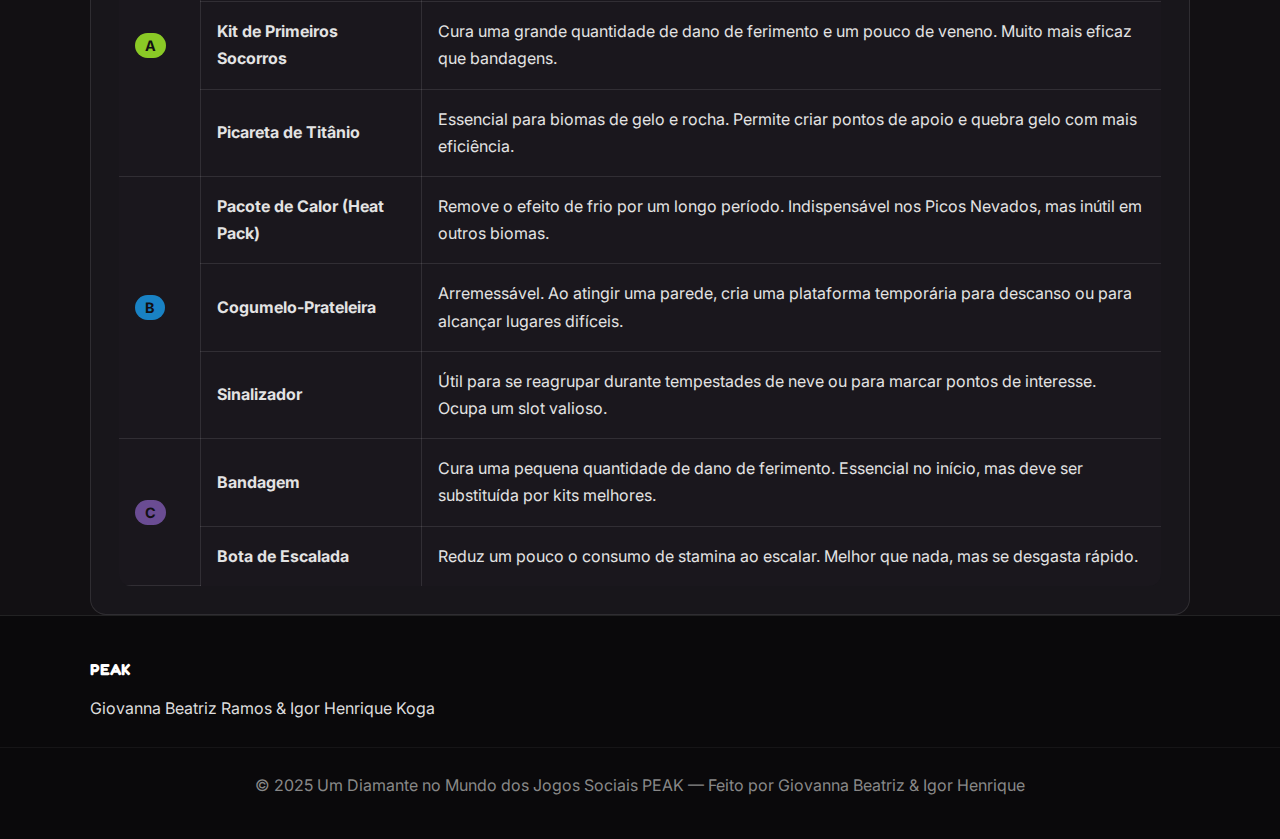
<file: paginas/rank.html>
<!DOCTYPE html>
<html lang="pt-BR">
<head>
  <meta charset="utf-8">
  <meta name="viewport" content="width=device-width,initial-scale=1">
  <title>Ranking de Itens — PEAK</title>
  <link href="https://fonts.googleapis.com/css2?family=Darumadrop+One&family=Fredoka+One&family=Inter:wght@300;400;600;700&display=swap" rel="stylesheet">
  <link rel="stylesheet" href="../CSS/style.css">
</head>
<body>
  <header class="site-header">
    <div class="container header-inner">
      <a class="brand" href="../index.html"><img src="../Figuras/logo.jpg" alt="Peak logo" class="brand-img"></a>
      <nav class="site-nav">
        <ul>
          <li><a href="../index.html">Home</a></li>
          <li><a href="gameplay.html">Gameplay</a></li>
          <li><a href="bioma.html">Biomas</a></li>
          <li><a href="rank.html">Rank</a></li>
          <li><a href="amigos.html">Amigos</a></li>
          <li><a href="conquistas.html">Conquistas</a></li>
          <li class="cta"><a href="https://store.steampowered.com/app/3527290/PEAK/" class="btn-primary">Compre o Jogo</a></li>
        </ul>
      </nav>
    </div>
  </header>

  <section class="page-hero">
    <h1>Rank de Itens & Equipamentos</h1>
    <p>Saber o que pegar e o que deixar para trás pode ser a diferença entre o topo e a base da montanha.</p>
  </section>

  <main>
    <div class="container">
      
      <section class="feature-box">
        <h2>Entendendo os Tiers</h2>
        <div class="mechanics-grid" style="margin-top: 24px;">
          <article class="card tier-card tier-s">
            <h3>Tier SSS+ (O maior)</h3>
            <p>Apenas o maior item do jogo! Prioridade master</p>
          </article>
          <article class="card tier-card tier-s">
            <h3>Tier S (Essencial)</h3>
            <p>Itens que mudam o jogo. Ter um desses pode salvar toda a equipe. Prioridade máxima.</p>
          </article>
          <article class="card tier-card tier-a">
            <h3>Tier A (Ótimo)</h3>
            <p>Equipamentos muito úteis que facilitam significativamente a escalada. Sempre bom ter no inventário.</p>
          </article>
          <article class="card tier-card tier-b">
            <h3>Tier B (Situacional)</h3>
            <p>Itens úteis em certas condições ou biomas, mas que podem ocupar espaço desnecessário.</p>
          </article>
          <article class="card tier-card tier-c">
            <h3>Tier C (Básico)</h3>
            <p>Itens comuns e de baixa durabilidade. Devem ser substituídos assim que possível.</p>
          </article>
        </div>
      </section>

      <section class="feature-box">
        <h2>Ranking de Itens Notáveis</h2>
        
        <table class="rank-table">
          <thead>
            <tr>
              <th>Tier</th>
              <th>Item</th>
              <th>Descrição</th>
            </tr>
          </thead>
          <tbody>
            <tr>
              <td class="tier-cell"><span class="tier-badge sss">SSS+</span></td>
              <td><strong>Bing Bong</strong></td>
              <td>O ápice da engenharia de itens. Sua utilidade é tão vasta que não pode ser descrita em palavras. Se encontrar, pegue.</td>
            </tr>
            <tr>
              <td class="tier-cell" rowspan="2"><span class="tier-badge s">S</span></td>
              <td><strong>Corda Reforçada</strong></td>
              <td>Permite ancoragens mais seguras e resgates mais rápidos. Tem o dobro da durabilidade de uma corda comum.</td>
            </tr>
            <tr>
              <td><strong>Caveira Amaldiçoada</strong></td>
              <td>Uso único. Mata instantaneamente o usuário para reviver todos os companheiros de equipe mortos com stamina cheia.</td>
            </tr>

            <tr>
              <td class="tier-cell" rowspan="3"><span class="tier-badge a">A</span></td>
              <td><strong>Canhão de Corda</strong></td>
              <td>Dispara uma âncora que desce uma corda, criando novas rotas verticais rapidamente. Essencial para subir penhascos.</td>
            </tr>
            <tr>
              <td><strong>Kit de Primeiros Socorros</strong></td>
              <td>Cura uma grande quantidade de dano de ferimento e um pouco de veneno. Muito mais eficaz que bandagens.</td>
            </tr>
            <tr>
              <td><strong>Picareta de Titânio</strong></td>
              <td>Essencial para biomas de gelo e rocha. Permite criar pontos de apoio e quebra gelo com mais eficiência.</td>
            </tr>

            <tr>
              <td class="tier-cell" rowspan="3"><span class="tier-badge b">B</span></td>
              <td><strong>Pacote de Calor (Heat Pack)</strong></td>
              <td>Remove o efeito de frio por um longo período. Indispensável nos Picos Nevados, mas inútil em outros biomas.</td>
            </tr>
            <tr>
              <td><strong>Cogumelo-Prateleira</strong></td>
              <td>Arremessável. Ao atingir uma parede, cria uma plataforma temporária para descanso ou para alcançar lugares difíceis.</td>
            </tr>
            <tr>
              <td><strong>Sinalizador</strong></td>
              <td>Útil para se reagrupar durante tempestades de neve ou para marcar pontos de interesse. Ocupa um slot valioso.</td>
            </tr>

            <tr>
              <td class="tier-cell" rowspan="2"><span class="tier-badge c">C</span></td>
              <td><strong>Bandagem</strong></td>
              <td>Cura uma pequena quantidade de dano de ferimento. Essencial no início, mas deve ser substituída por kits melhores.</td>
            </tr>
            <tr>
              <td><strong>Bota de Escalada</strong></td>
              <td>Reduz um pouco o consumo de stamina ao escalar. Melhor que nada, mas se desgasta rápido.</td>
            </tr>
          </tbody>
        </table>
      </section>

    </div>
  </main>

  <footer class="site-footer">
    <div class="container footer-inner">
      <div class="footer-col"><h4>PEAK</h4><p>Giovanna Beatriz Ramos & Igor Henrique Koga</p></div>
    </div>
    <div class="copyright">© 2025 Um Diamante no Mundo dos Jogos Sociais PEAK — Feito por Giovanna Beatriz & Igor Henrique</div>
  </footer>
</body>
</html>
</file>
<file: CSS/style.css>
/* ===== Theme & Variables ===== */
:root {
    --purple: #7b4bd3;
    --orange: #e96e3a;
    --gold: #f3c85b;
    --bg-dark: #121013;
    --text-light: #e3e3e3;
    --text-muted: #9a9a9a;
    --card-bg: rgba(35, 32, 40, 0.6);
    --card-border: rgba(255, 255, 255, 0.1);
    --header-bg: rgba(18, 16, 19, 0.7);

    --font-title-special: "Darumadrop One", cursive;
    --font-title-main: "Fredoka One", cursive;
    --font-body: "Inter", system-ui, sans-serif;
}

/* ===== Reset & Base ===== */
*,
*::before,
*::after {
    box-sizing: border-box;
    margin: 0;
    padding: 0;
}

html { scroll-behavior: smooth; }

body {
    font-family: var(--font-body);
    background: var(--bg-dark);
    color: var(--text-light);
    line-height: 1.7;
    -webkit-font-smoothing: antialiased;
}

.container {
    width: 90%;
    max-width: 1100px;
    margin-inline: auto;
}

/* ===== Header & Nav ===== */
.site-header {
    background: var(--header-bg);
    backdrop-filter: blur(10px);
    border-bottom: 1px solid rgba(255,255,255,.05);
    position: sticky;
    top: 0;
    z-index: 50;
}

.header-inner {
    display: flex;
    justify-content: space-between;
    align-items: center;
    padding: 12px 0;
}

.brand {
    display: flex;
    align-items: center;
    gap: 12px;
    color: #fff;
    text-decoration: none;
}

.brand-img { height: 44px; border-radius: 6px; }
.brand-title { font: 1.4rem var(--font-title-main); letter-spacing: 1px; }

.site-nav ul {
    list-style: none;
    display: flex;
    gap: 14px;
    align-items: center;
}

.site-nav a {
    color: var(--text-light);
    padding: 8px 10px;
    border-radius: 8px;
    font-weight: 600;
    text-decoration: none;
    transition: .2s;
}

.site-nav a:hover { background: rgba(255,255,255,.08); color: #fff; }

.site-nav .cta .btn-primary {
    background: var(--gold);
    color: #2b1f12;
    padding: 8px 16px;
    border-radius: 8px;
}

/* ===== Hero ===== */
.hero {
    position: relative;
    height: 450px;
    display: flex;
    align-items: center;
    justify-content: center;
    background: url("../Figuras/peak.jpeg") center/cover no-repeat;
}

.hero-overlay {
    position: absolute;
    inset: 0;
    background: linear-gradient(to top, rgba(18,16,19,1), rgba(18,16,19,.2) 70%);
}

.hero-content {
    position: relative;
    z-index: 2;
    text-align: center;
    color: #fff;
    padding: 20px;
}

.hero-content h1 {
    font: 2.8rem var(--font-title-main);
    margin-bottom: 12px;
    text-shadow: 0 4px 15px rgba(0,0,0,.5);
}
.hero-content h1 span { color: var(--gold); }
.hero-content .lead {
    max-width: 600px;
    margin: 0 auto 24px;
    font-size: 1.1rem;
    opacity: .95;
}

/* ===== ESTILOS PARA A PÁGINA DE GAMEPLAY ===== */
.page-hero {
  padding: 40px 20px;
  text-align: center;
  border-bottom: 1px solid var(--card-border);
  background-color: rgba(35, 32, 40, 0.2);
  margin-bottom: 48px;
}

.page-hero h1 {
  font-family: var(--font-title-special);
  font-size: 2.8rem;
  color: var(--text-light);
}

.page-hero p {
  max-width: 60ch;
  margin: 12px auto 0;
  color: var(--text-muted);

  font-size: 1.1rem;
}

.page-hero {
  padding: 40px 20px;
  text-align: center; 
  border-bottom: 1px solid var(--card-border);
  background-color: rgba(35, 32, 40, 0.2);
  margin-bottom: 48px;
}

.page-hero h1 {
  font-family: var(--font-title-special);
  font-size: 2.8rem;
  color: var(--text-light);
}

.page-hero p {
  max-width: 60ch;
  margin: 12px auto 0;
  color: var(--text-muted);
  font-size: 1.1rem;
}


/* ===== Buttons ===== */
.btn-primary {
    background: var(--gold);
    color: #2b1f12 !important;
    padding: 12px 24px;
    border-radius: 999px;
    font-weight: 700;
    border: none;
    transition: .2s;
    text-decoration: none;
    display: inline-block;
}

.btn-primary:hover {
    transform: translateY(-2px);
    background: #ffdd7a;
    box-shadow: 0 4px 12px rgba(243,200,91,.2);
}

.btn-ghost {
    border: 2px solid rgba(255,255,255,.8);
    color: #fff;
    padding: 10px 22px;
    border-radius: 999px;
    font-weight: 600;
    transition: .2s;
}

/* ===== Cards ===== */
.cards-grid {
    display: flex; 
    flex-wrap: wrap; 
    justify-content: center; 
    gap: 24px;
    margin-top: -80px;
    position: relative;
    z-index: 10;
}

.cards-grid .card {
    flex: 1 1 220px; 
    max-width: 270px; 
}

.card {
    background: var(--card-bg);
    backdrop-filter: blur(10px);
    border: 1px solid var(--card-border);
    border-radius: 16px;
    padding: 24px;
    box-shadow: 0 8px 32px rgba(0,0,0,.2);
    transition: .3s;
}

.card:hover { transform: translateY(-8px); }
.card h3 { font: 1.5rem var(--font-title-main); color: var(--gold); margin-bottom: 12px; font-weight: 400; }
.card p { color: var(--text-muted); }

.link-more {
    margin-top: 16px;
    display: inline-block;
    color: var(--gold);
    font-weight: 700;
    text-decoration: none;
}
.link-more:hover { text-decoration: underline; }

/* ===== Features ===== */
.feature-box {
    margin-top: 48px;
    padding: 28px;
    background: rgba(35,32,40,.4);
    border-radius: 16px;
    border: 1px solid var(--card-border);
}

.feature-box h2 {
    font: 400 1.8rem var(--font-title-main);
    margin-bottom: 12px;
    color: var(--text-light);
}

.tips { list-style: none; padding: 0; }
.tips li { margin-bottom: 8px; padding-left: 1.5em; position: relative; }
.tips li::before { content: ">"; position: absolute; left: 0; top: 2px; color: var(--purple); font-weight: 700; }

.feature-box.two-columns { display: flex; gap: 32px; align-items: center; }
.feature-box.two-columns .text-content { flex: 1; }
.feature-box.two-columns .image-content { flex: 1; }
.feature-box.two-columns img { width: 100%; border-radius: 12px; }
.feature-box.two-columns.reverse { flex-direction: row-reverse; }
.feature-box.two-columns h2 { font: 2.8rem var(--font-title-special); }

.feature-box.memorial {
    display: block; 
    font-family: inherit; 
}

.feature-box.memorial h2 {
    font: 2.8rem 'Darumadrop One', cursive; 
}


/* ===== CTA Strip ===== */
.cta-strip {
    background: linear-gradient(90deg, var(--purple), var(--orange));
    color: #fff;
    text-align: center;
    padding: 48px 0;
    margin: 48px 0;
}

.cta-strip h3 { font: 1.8rem var(--font-title-main); margin-bottom: 8px; }
.cta-strip p { margin-bottom: 16px; }
.cta-strip a { color: var(--purple); font-weight: bold; text-decoration: underline; }
.cta-strip a:hover { color: #fff; }

/* ===== Final Section ===== */
.final-section {
    text-align: center;
    padding: 40px 0;
}

.final-section h2 {
    font: 2.5rem var(--font-title-special);
}

.final-section p {
    font-size: 1.2rem;
    color: var(--text-muted);
    margin-bottom: 24px;
}

.final-gif img {
    width: min(900px,100%);
    margin: 0 auto 40px;
    display: block;
    border-radius: 16px;
}

/* ===== Footer ===== */
.site-footer {
    background: #0a090b;
    border-top: 1px solid var(--card-border);
    color: #ddd;
    padding: 40px 0;
}

.footer-inner {
    display: flex;
    flex-wrap: wrap;
    gap: 30px;
}

.footer-col { flex: 1; min-width: 200px; }
.footer-col h4 { color: #fff; margin-bottom: 12px; font-family: var(--font-title-main); }
.footer-col ul { list-style: none; }
.footer-col a { color: var(--text-muted); transition: .2s; text-decoration: none; }
.footer-col a:hover { color: var(--gold); }

.copyright {
    margin-top: 24px;
    padding-top: 24px;
    text-align: center;
    color: #888;
    border-top: 1px solid rgba(255,255,255,.05);
}

/* ===== Friendos =====*/
.friends-grid {
  display: grid;
  grid-template-columns: repeat(6, 1fr);
  gap: 15px;
  margin: 20px 0;
  text-align: center;
}

.friend img {
  width: 100%;
  height: 200px; 
  object-fit: contain; 
  background: #222; 
  border-radius: 12px;
  box-shadow: 0 4px 8px rgba(0,0,0,0.4);
}


.friend p {
  margin-top: 8px;
  font-weight: bold;
  font-size: 14px;
}

.all-together {
  margin-top: 30px;
  text-align: center;
}

.all-together img {
  width: 80%;
  border-radius: 16px;
  box-shadow: 0 6px 12px rgba(0,0,0,0.5);
}

.caption {
  margin-top: 10px;
  font-size: 18px;
  font-weight: bold;
}

/* ====== tabela e rank =====*/
:root {
    --tier-s: #ffca3a;
    --tier-a: #8ac926; 
    --tier-b: #1982c4; 
    --tier-c: #6a4c93; 
}

.rank-table {
    width: 100%;
    margin-top: 24px;
    border-collapse: collapse; 
    background-color: rgba(35, 32, 40, 0.2);
    border-radius: 12px;
    overflow: hidden;    
}

.rank-table th, 
.rank-table td {
    padding: 16px;
    text-align: left;
    border-bottom: 1px solid var(--card-border);
    border-right: 1px solid var(--card-border); 
}

.rank-table th:last-child,
.rank-table td:last-child {
    border-right: none;
}

.rank-table thead th {
    font-family: var(--font-title-main);
    font-size: 1.1rem;
    color: var(--text-light);
    background-color: rgba(35, 32, 40, 0.4); 
}

.rank-table tbody tr:last-child td {
    border-bottom: none;
}

.rank-table tbody tr:hover {
    background-color: rgba(35, 32, 40, 0.6);
}

.tier-badge {
    padding: 4px 10px;
    border-radius: 999px;
    font-weight: 700;
    font-size: 0.9rem;
    color: #121013; 
}

.tier-badge.s { background-color: var(--tier-s); }
.tier-badge.a { background-color: var(--tier-a); }
.tier-badge.b { background-color: var(--tier-b); }
.tier-badge.c { background-color: var(--tier-c); }
.tier-badge.sss {
    background: linear-gradient(45deg, var(--orange), var(--purple), var(--gold));
    color: white;
    font-family: var(--font-title-special);
    font-size: 1rem;
}

/* ===== Tamanho imagens conquistas =====*/
.achievement-table-icon {
    width: 64px;
    height: 64px;
    border-radius: 8px;
    display: block;
}


/* ===== Responsive ===== */
@media (max-width: 768px) {
    .cards-grid { grid-template-columns: 1fr 1fr; }
    .feature-box.two-columns,
    .feature-box.two-columns.reverse { flex-direction: column; }
}

@media (max-width: 480px) {
    .cards-grid { grid-template-columns: 1fr; }
}
</file>
